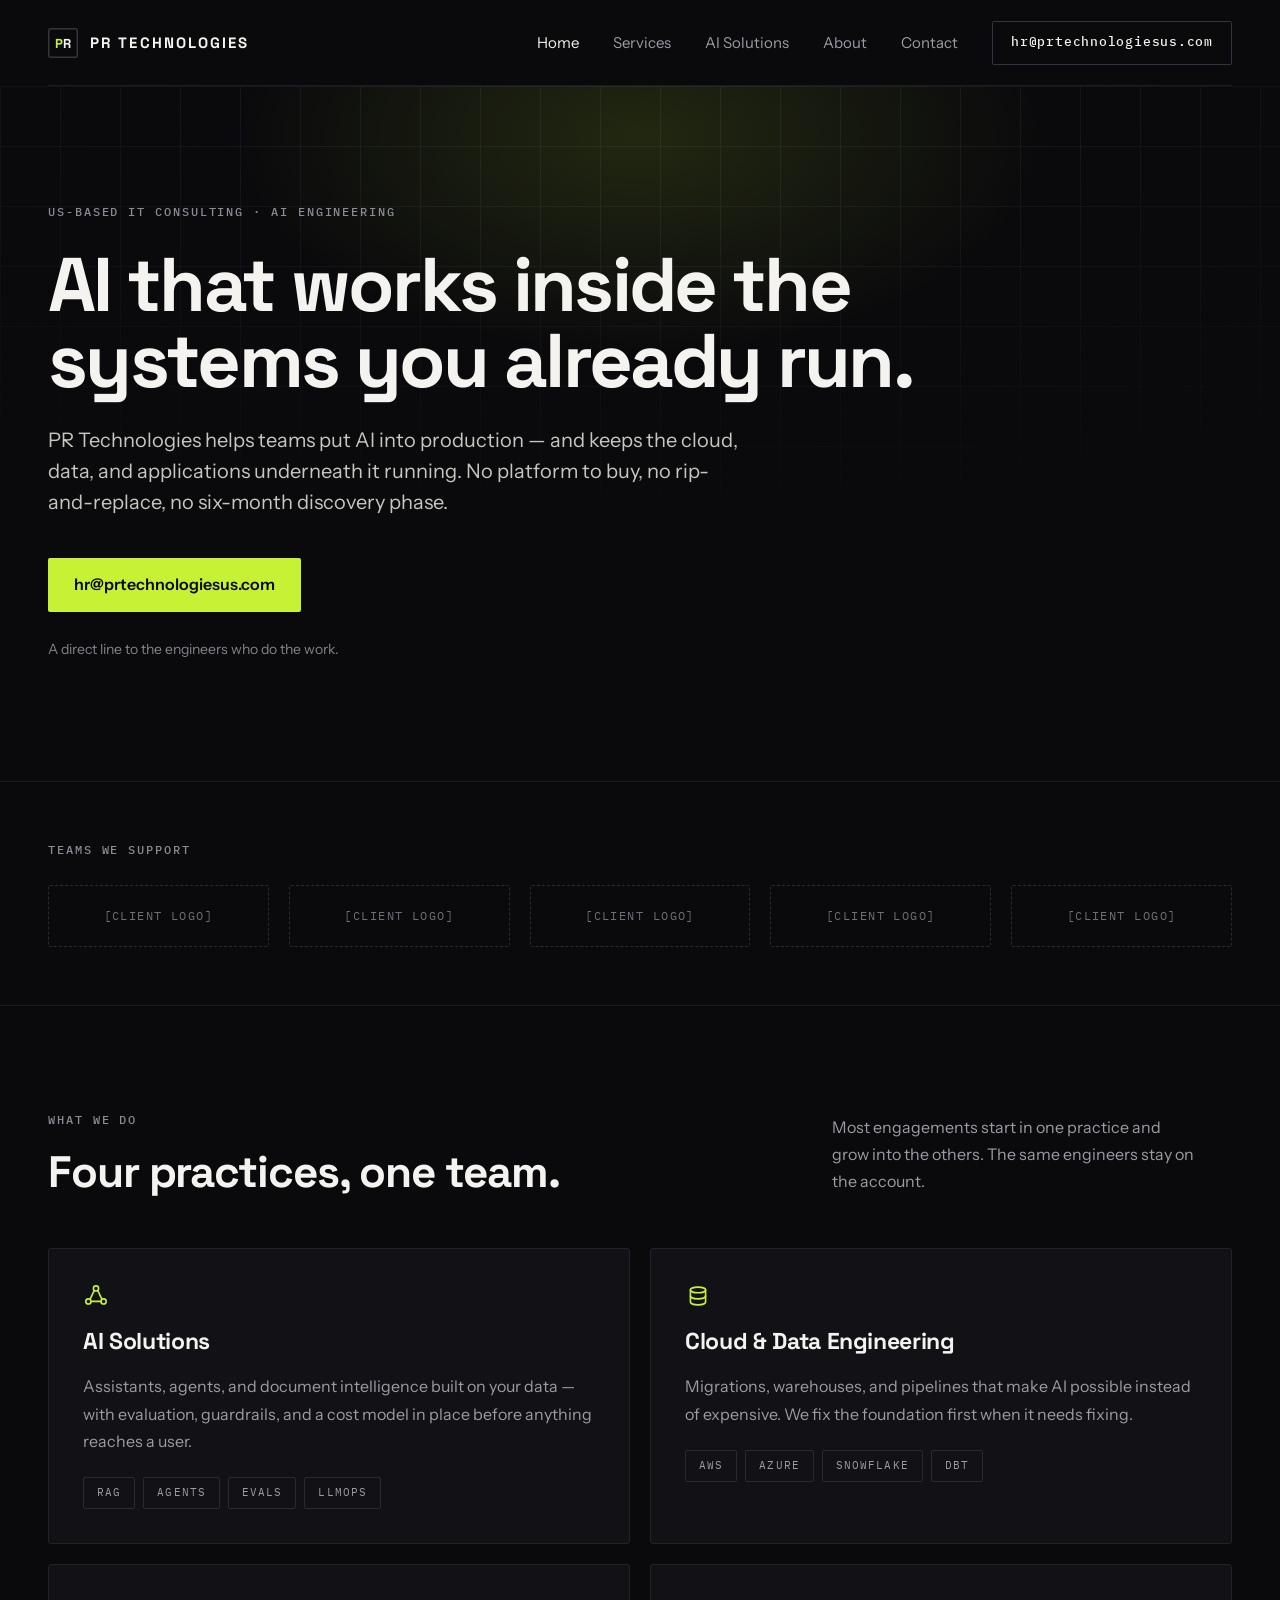
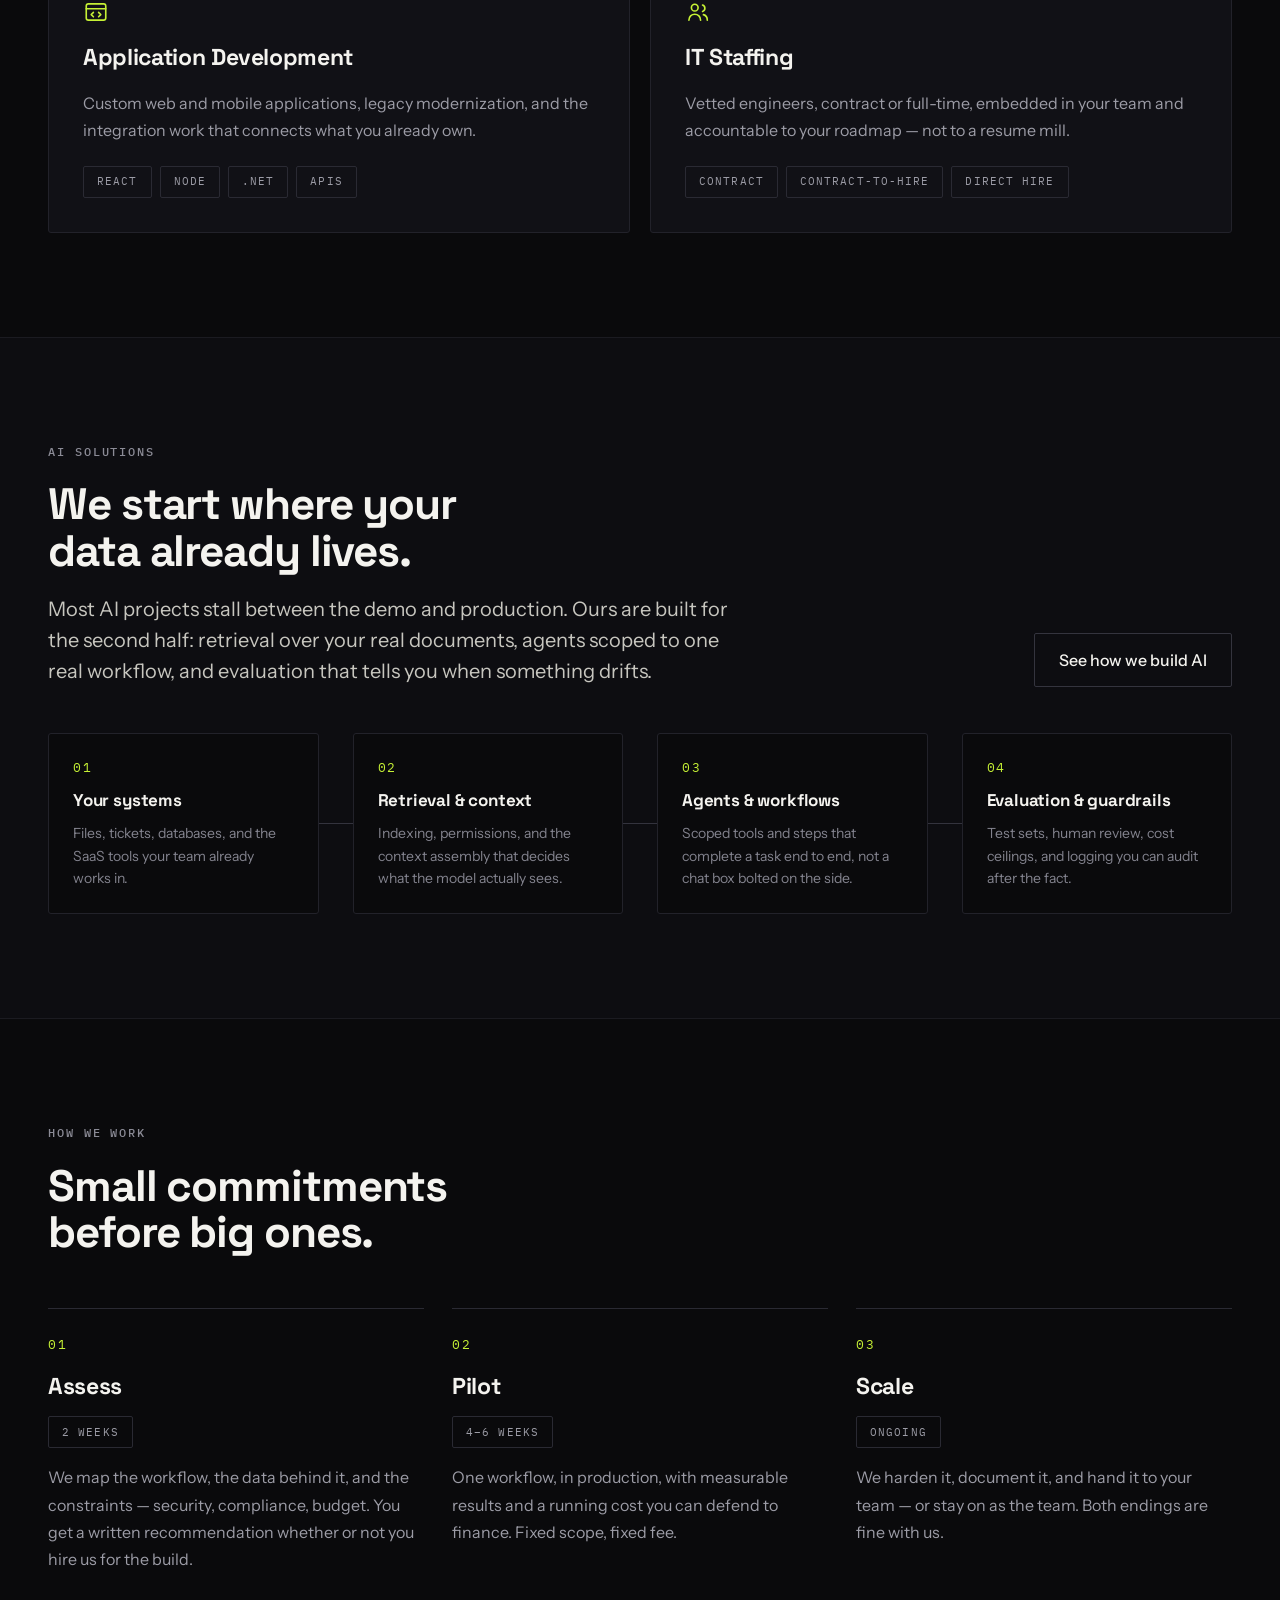
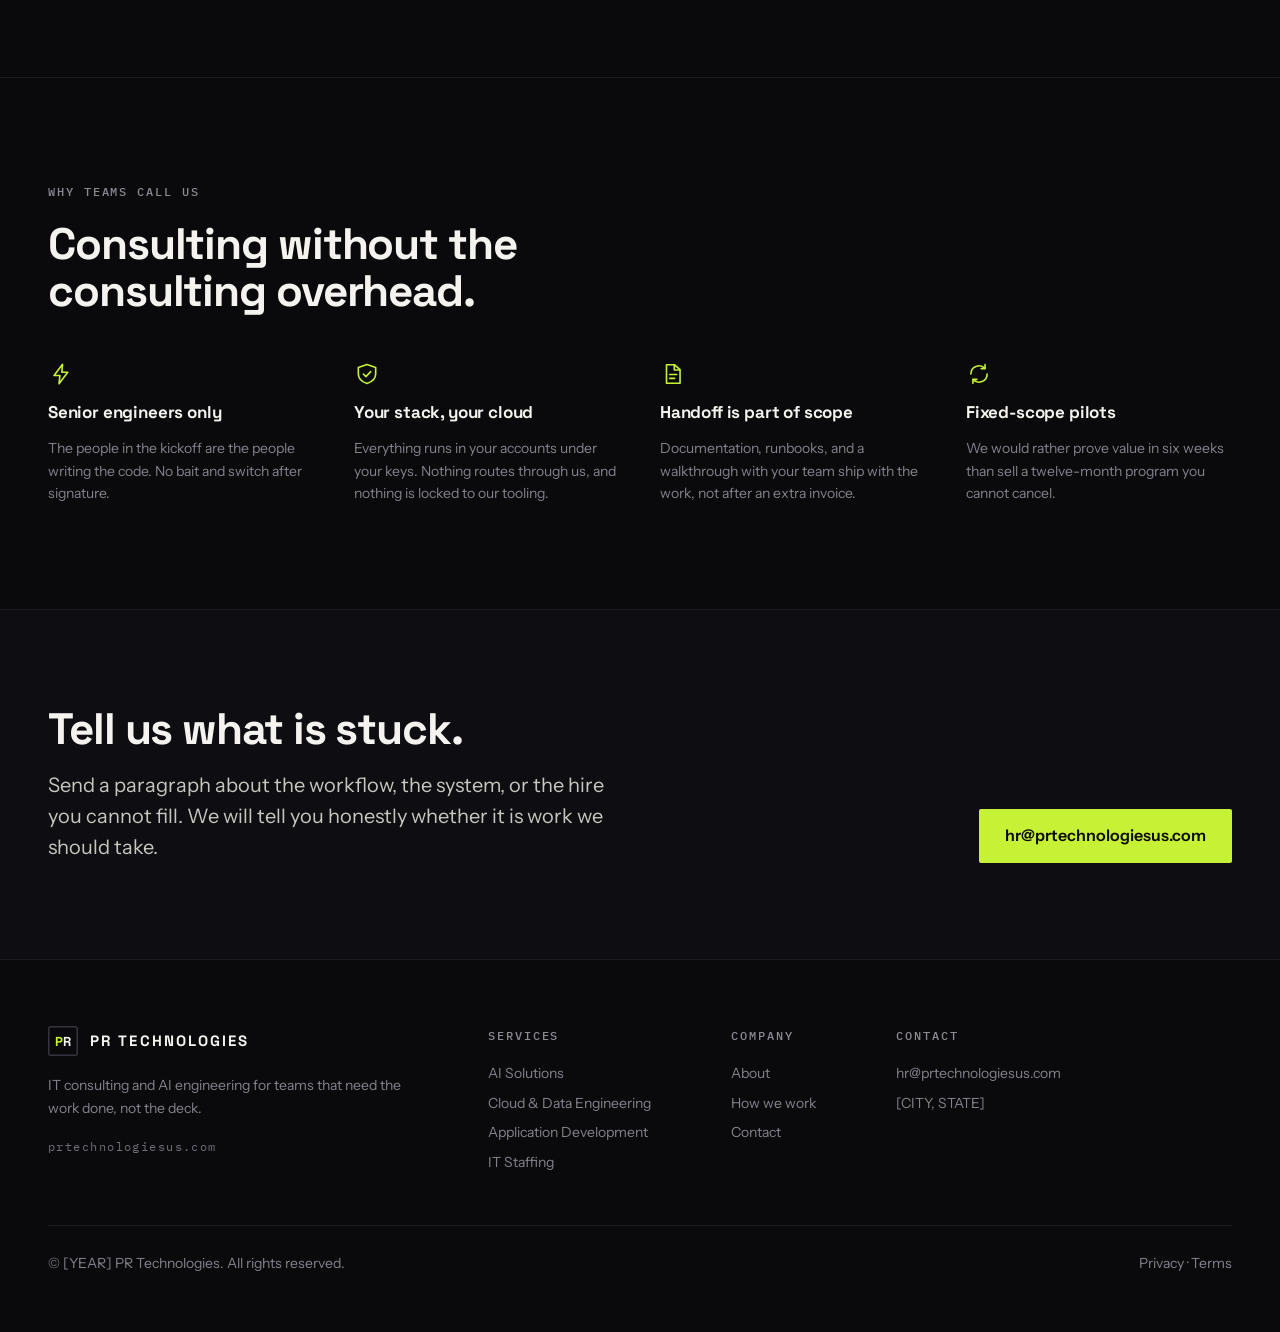
<file: index.html>
<!doctype html>
<html lang="en">
<head>
  <meta charset="utf-8">
  <meta name="viewport" content="width=device-width, initial-scale=1">
  <title>PR Technologies — IT consulting and AI engineering</title>
  <meta name="description" content="PR Technologies is a US-based IT consulting firm building production AI, cloud and data platforms, custom applications, and IT staffing for teams that need the work finished.">
  <link rel="icon" href="favicon.svg" type="image/svg+xml">
  <link rel="preconnect" href="https://fonts.googleapis.com">
  <link rel="preconnect" href="https://fonts.gstatic.com" crossorigin>
  <link rel="stylesheet" href="https://fonts.googleapis.com/css2?family=IBM+Plex+Mono:wght@400;500&amp;family=Instrument+Sans:wght@400;500;600&amp;family=Space+Grotesk:wght@500;600;700&amp;display=swap">
  <link rel="stylesheet" href="styles.css">
  <script type="application/ld+json">
{
  "@context": "https://schema.org",
  "@type": "ProfessionalService",
  "name": "PR Technologies",
  "url": "https://prtechnologiesus.com/",
  "email": "hr@prtechnologiesus.com",
  "description": "IT consulting and AI engineering: AI solutions, cloud and data engineering, application development, and IT staffing.",
  "areaServed": "US",
  "address": {
    "@type": "PostalAddress",
    "addressLocality": "[CITY]",
    "addressRegion": "[STATE]",
    "addressCountry": "US"
  }
}
  </script>
</head>
<body>
<div>
  <div class="wrap"><div class="nav">
        <a class="mark" href="index.html"><svg width="30" height="30" viewBox="0 0 30 30" aria-hidden="true"><rect x="0.75" y="0.75" width="28.5" height="28.5" rx="2" fill="none" stroke="#34343E" stroke-width="1.5"></rect><text x="15" y="20" text-anchor="middle" font-family="'Space Grotesk', system-ui, sans-serif" font-weight="700" font-size="13" letter-spacing="0.4"><tspan fill="#C6F135">P</tspan><tspan fill="#F4F3EF">R</tspan></text></svg><span class="wordmark">PR TECHNOLOGIES</span></a>
        <button class="navtoggle" type="button" aria-label="Menu" aria-expanded="false"><span></span><span></span></button>
        <div class="navlinks">
          <a class="navlink on" href="index.html">Home</a>
          <a class="navlink" href="services.html">Services</a>
          <a class="navlink" href="ai-solutions.html">AI Solutions</a>
          <a class="navlink" href="about.html">About</a>
          <a class="navlink" href="contact.html">Contact</a>
          <a class="btn-ghost mono" style="height: 44px; font-size: 13px; letter-spacing: 0.06em; padding: 0 18px" href="mailto:hr@prtechnologiesus.com">hr@prtechnologiesus.com</a>
        </div>
      </div></div>
  
  <div class="hero">
    <div class="hero-grid"></div>
    <div class="hero-glow"></div>
    <div class="wrap hero-inner">
      <div class="stack" style="gap: 26px; max-width: 960px">
        <div class="eyebrow">US-based IT consulting &middot; AI engineering</div>
        <h1 class="d1">AI that works inside the systems you already run.</h1>
        <p class="lead" style="max-width: 700px">PR Technologies helps teams put AI into production &mdash; and keeps the cloud, data, and applications underneath it running. No platform to buy, no rip-and-replace, no six-month discovery phase.</p>
        
        <div class="row" style="gap: 14px; padding-top: 14px">
          <a class="btn" href="mailto:hr@prtechnologiesus.com">hr@prtechnologiesus.com</a>
        </div><p class="small">A direct line to the engineers who do the work.</p>
      </div>
    </div>
  </div>

  <div class="sec" style="padding: 58px 0">
    <div class="wrap">
      <div class="stack" style="gap: 26px">
        <div class="eyebrow">Teams we support</div>
        <div class="g5">
          <div class="logobox"><span class="ph">[CLIENT LOGO]</span></div><div class="logobox"><span class="ph">[CLIENT LOGO]</span></div><div class="logobox"><span class="ph">[CLIENT LOGO]</span></div><div class="logobox"><span class="ph">[CLIENT LOGO]</span></div><div class="logobox"><span class="ph">[CLIENT LOGO]</span></div>
        </div>
      </div>
    </div>
  </div>

  <div class="sec">
    <div class="wrap">
      <div class="stack" style="gap: 52px">
        <div class="cols" style="justify-content: space-between; align-items: flex-end; gap: 60px">
          <div class="stack" style="gap: 20px; max-width: 620px">
            <div class="eyebrow">What we do</div>
            <h2 class="h2">Four practices, one team.</h2>
          </div>
          <p class="p" style="max-width: 400px">Most engagements start in one practice and grow into the others. The same engineers stay on the account.</p>
        </div>
        <div class="g2">
          
        <div class="card">
          <div class="stack" style="gap: 18px">
            <svg class="icon" viewBox="0 0 24 24" aria-hidden="true"><circle cx="12" cy="5" r="2.4" fill="none" stroke="currentColor" stroke-width="1.5" stroke-linecap="round" stroke-linejoin="round"></circle><circle cx="5" cy="17" r="2.4" fill="none" stroke="currentColor" stroke-width="1.5" stroke-linecap="round" stroke-linejoin="round"></circle><circle cx="19" cy="17" r="2.4" fill="none" stroke="currentColor" stroke-width="1.5" stroke-linecap="round" stroke-linejoin="round"></circle><path d="M10.4 6.9 6.6 14.8M13.6 6.9l3.8 7.9M7.4 17h9.2" fill="none" stroke="currentColor" stroke-width="1.5" stroke-linecap="round" stroke-linejoin="round"></path></svg>
            <h3 class="h3">AI Solutions</h3>
            <p class="p">Assistants, agents, and document intelligence built on your data &mdash; with evaluation, guardrails, and a cost model in place before anything reaches a user.</p>
            <div class="row" style="gap: 8px; flex-wrap: wrap; padding-top: 4px">
              <span class="chip">RAG</span><span class="chip">Agents</span><span class="chip">Evals</span><span class="chip">LLMOps</span>
            </div>
          </div>
        </div>
          
        <div class="card">
          <div class="stack" style="gap: 18px">
            <svg class="icon" viewBox="0 0 24 24" aria-hidden="true"><ellipse cx="12" cy="6.4" rx="7" ry="2.6" fill="none" stroke="currentColor" stroke-width="1.5" stroke-linecap="round" stroke-linejoin="round"></ellipse><path d="M5 6.4v11.2c0 1.44 3.13 2.6 7 2.6s7-1.16 7-2.6V6.4" fill="none" stroke="currentColor" stroke-width="1.5" stroke-linecap="round" stroke-linejoin="round"></path><path d="M5 12c0 1.44 3.13 2.6 7 2.6s7-1.16 7-2.6" fill="none" stroke="currentColor" stroke-width="1.5" stroke-linecap="round" stroke-linejoin="round"></path></svg>
            <h3 class="h3">Cloud &amp; Data Engineering</h3>
            <p class="p">Migrations, warehouses, and pipelines that make AI possible instead of expensive. We fix the foundation first when it needs fixing.</p>
            <div class="row" style="gap: 8px; flex-wrap: wrap; padding-top: 4px">
              <span class="chip">AWS</span><span class="chip">Azure</span><span class="chip">Snowflake</span><span class="chip">dbt</span>
            </div>
          </div>
        </div>
          
        <div class="card">
          <div class="stack" style="gap: 18px">
            <svg class="icon" viewBox="0 0 24 24" aria-hidden="true"><rect x="3" y="4.5" width="18" height="15" rx="2" fill="none" stroke="currentColor" stroke-width="1.5" stroke-linecap="round" stroke-linejoin="round"></rect><path d="M3 9h18" fill="none" stroke="currentColor" stroke-width="1.5" stroke-linecap="round" stroke-linejoin="round"></path><path d="M9.6 12.4 7.6 14.4l2 2M14.4 12.4l2 2-2 2" fill="none" stroke="currentColor" stroke-width="1.5" stroke-linecap="round" stroke-linejoin="round"></path></svg>
            <h3 class="h3">Application Development</h3>
            <p class="p">Custom web and mobile applications, legacy modernization, and the integration work that connects what you already own.</p>
            <div class="row" style="gap: 8px; flex-wrap: wrap; padding-top: 4px">
              <span class="chip">React</span><span class="chip">Node</span><span class="chip">.NET</span><span class="chip">APIs</span>
            </div>
          </div>
        </div>
          
        <div class="card">
          <div class="stack" style="gap: 18px">
            <svg class="icon" viewBox="0 0 24 24" aria-hidden="true"><circle cx="9" cy="8" r="3.1" fill="none" stroke="currentColor" stroke-width="1.5" stroke-linecap="round" stroke-linejoin="round"></circle><path d="M3.6 19.5c0-3.1 2.4-5.4 5.4-5.4s5.4 2.3 5.4 5.4" fill="none" stroke="currentColor" stroke-width="1.5" stroke-linecap="round" stroke-linejoin="round"></path><path d="M16.2 5.6a3.1 3.1 0 0 1 0 5.9M17 14.4c2.1.6 3.6 2.6 3.6 5.1" fill="none" stroke="currentColor" stroke-width="1.5" stroke-linecap="round" stroke-linejoin="round"></path></svg>
            <h3 class="h3">IT Staffing</h3>
            <p class="p">Vetted engineers, contract or full-time, embedded in your team and accountable to your roadmap &mdash; not to a resume mill.</p>
            <div class="row" style="gap: 8px; flex-wrap: wrap; padding-top: 4px">
              <span class="chip">Contract</span><span class="chip">Contract-to-hire</span><span class="chip">Direct hire</span>
            </div>
          </div>
        </div>
        </div>
      </div>
    </div>
  </div>

  <div class="sec" style="background: #0D0D11">
    <div class="wrap">
      <div class="stack" style="gap: 46px">
        <div class="cols" style="justify-content: space-between; align-items: flex-end; gap: 60px">
          <div class="stack" style="gap: 20px; max-width: 700px">
            <div class="eyebrow">AI Solutions</div>
            <h2 class="h2">We start where your data already lives.</h2>
            <p class="lead">Most AI projects stall between the demo and production. Ours are built for the second half: retrieval over your real documents, agents scoped to one real workflow, and evaluation that tells you when something drifts.</p>
          </div>
          <a class="btn-ghost" href="ai-solutions.html">See how we build AI</a>
        </div>
        <div class="cols" style="align-items: stretch">
          
          <div style="flex: 1; border: 1px solid #22222A; border-radius: 3px; padding: 24px; background: #0A0A0C">
            <div class="stack" style="gap: 10px">
              <span class="num">01</span>
              <h4 class="h4">Your systems</h4>
              <p class="small">Files, tickets, databases, and the SaaS tools your team already works in.</p>
            </div>
          </div>
          <div class="conn"><span></span></div>
          
          <div style="flex: 1; border: 1px solid #22222A; border-radius: 3px; padding: 24px; background: #0A0A0C">
            <div class="stack" style="gap: 10px">
              <span class="num">02</span>
              <h4 class="h4">Retrieval &amp; context</h4>
              <p class="small">Indexing, permissions, and the context assembly that decides what the model actually sees.</p>
            </div>
          </div>
          <div class="conn"><span></span></div>
          
          <div style="flex: 1; border: 1px solid #22222A; border-radius: 3px; padding: 24px; background: #0A0A0C">
            <div class="stack" style="gap: 10px">
              <span class="num">03</span>
              <h4 class="h4">Agents &amp; workflows</h4>
              <p class="small">Scoped tools and steps that complete a task end to end, not a chat box bolted on the side.</p>
            </div>
          </div>
          <div class="conn"><span></span></div>
          
          <div style="flex: 1; border: 1px solid #22222A; border-radius: 3px; padding: 24px; background: #0A0A0C">
            <div class="stack" style="gap: 10px">
              <span class="num">04</span>
              <h4 class="h4">Evaluation &amp; guardrails</h4>
              <p class="small">Test sets, human review, cost ceilings, and logging you can audit after the fact.</p>
            </div>
          </div>
        </div>
      </div>
    </div>
  </div>

  <div class="sec">
    <div class="wrap">
      <div class="stack" style="gap: 52px">
        <div class="stack" style="gap: 20px; max-width: 720px">
          <div class="eyebrow">How we work</div>
          <h2 class="h2">Small commitments before big ones.</h2>
        </div>
        <div class="cols" style="gap: 28px; align-items: stretch">
          
        <div class="stack" style="gap: 16px; flex: 1; border-top: 1px solid #2A2A33; padding-top: 26px">
          <span class="num">01</span>
          <h3 class="h3">Assess</h3>
          <span class="chip">2 weeks</span>
          <p class="p">We map the workflow, the data behind it, and the constraints &mdash; security, compliance, budget. You get a written recommendation whether or not you hire us for the build.</p>
        </div>
          
        <div class="stack" style="gap: 16px; flex: 1; border-top: 1px solid #2A2A33; padding-top: 26px">
          <span class="num">02</span>
          <h3 class="h3">Pilot</h3>
          <span class="chip">4&ndash;6 weeks</span>
          <p class="p">One workflow, in production, with measurable results and a running cost you can defend to finance. Fixed scope, fixed fee.</p>
        </div>
          
        <div class="stack" style="gap: 16px; flex: 1; border-top: 1px solid #2A2A33; padding-top: 26px">
          <span class="num">03</span>
          <h3 class="h3">Scale</h3>
          <span class="chip">Ongoing</span>
          <p class="p">We harden it, document it, and hand it to your team &mdash; or stay on as the team. Both endings are fine with us.</p>
        </div>
        </div>
      </div>
    </div>
  </div>

  <div class="sec">
    <div class="wrap">
      <div class="stack" style="gap: 46px">
        <div class="stack" style="gap: 20px; max-width: 720px">
          <div class="eyebrow">Why teams call us</div>
          <h2 class="h2">Consulting without the consulting overhead.</h2>
        </div>
        <div class="cols" style="gap: 40px; align-items: flex-start">
          
        <div class="stack" style="gap: 14px; flex: 1">
          <svg class="icon" viewBox="0 0 24 24" aria-hidden="true"><path d="M13.4 3 5.6 13.4h5.4L10.2 21l8-10.6h-5.4z" fill="none" stroke="currentColor" stroke-width="1.5" stroke-linecap="round" stroke-linejoin="round"></path></svg>
          <h4 class="h4">Senior engineers only</h4>
          <p class="small">The people in the kickoff are the people writing the code. No bait and switch after signature.</p>
        </div>
          
        <div class="stack" style="gap: 14px; flex: 1">
          <svg class="icon" viewBox="0 0 24 24" aria-hidden="true"><path d="M12 3.2 20 6v6.1c0 4.2-3.2 7.2-8 8.7-4.8-1.5-8-4.5-8-8.7V6z" fill="none" stroke="currentColor" stroke-width="1.5" stroke-linecap="round" stroke-linejoin="round"></path><path d="m8.6 12 2.4 2.4 4.4-4.6" fill="none" stroke="currentColor" stroke-width="1.5" stroke-linecap="round" stroke-linejoin="round"></path></svg>
          <h4 class="h4">Your stack, your cloud</h4>
          <p class="small">Everything runs in your accounts under your keys. Nothing routes through us, and nothing is locked to our tooling.</p>
        </div>
          
        <div class="stack" style="gap: 14px; flex: 1">
          <svg class="icon" viewBox="0 0 24 24" aria-hidden="true"><path d="M6 3.5h7.5L18.5 8v12.5H6z" fill="none" stroke="currentColor" stroke-width="1.5" stroke-linecap="round" stroke-linejoin="round"></path><path d="M13.2 3.6V8.3h4.9M9 12.5h6.5M9 16h4.5" fill="none" stroke="currentColor" stroke-width="1.5" stroke-linecap="round" stroke-linejoin="round"></path></svg>
          <h4 class="h4">Handoff is part of scope</h4>
          <p class="small">Documentation, runbooks, and a walkthrough with your team ship with the work, not after an extra invoice.</p>
        </div>
          
        <div class="stack" style="gap: 14px; flex: 1">
          <svg class="icon" viewBox="0 0 24 24" aria-hidden="true"><path d="M4.5 12a7.5 7.5 0 0 1 12.9-5.2M19.5 12a7.5 7.5 0 0 1-12.9 5.2" fill="none" stroke="currentColor" stroke-width="1.5" stroke-linecap="round" stroke-linejoin="round"></path><path d="M17.6 3.4v3.6H14M6.4 20.6V17H10" fill="none" stroke="currentColor" stroke-width="1.5" stroke-linecap="round" stroke-linejoin="round"></path></svg>
          <h4 class="h4">Fixed-scope pilots</h4>
          <p class="small">We would rather prove value in six weeks than sell a twelve-month program you cannot cancel.</p>
        </div>
        </div>
      </div>
    </div>
  </div>

  <div class="cta"><div class="wrap">
      <div class="cols" style="justify-content: space-between; align-items: flex-end; gap: 60px">
        <div class="stack" style="gap: 18px; max-width: 620px">
          <h2 class="h2">Tell us what is stuck.</h2>
          <p class="lead">Send a paragraph about the workflow, the system, or the hire you cannot fill. We will tell you honestly whether it is work we should take.</p>
        </div>
        <div class="stack" style="gap: 14px">
          <a class="btn" href="mailto:hr@prtechnologiesus.com">hr@prtechnologiesus.com</a>
        </div>
      </div>
    </div></div>
  <div class="foot"><div class="wrap">
      <div class="cols" style="gap: 80px; align-items: flex-start">
        <div class="stack side" style="gap: 18px">
          <div class="mark"><svg width="30" height="30" viewBox="0 0 30 30" aria-hidden="true"><rect x="0.75" y="0.75" width="28.5" height="28.5" rx="2" fill="none" stroke="#34343E" stroke-width="1.5"></rect><text x="15" y="20" text-anchor="middle" font-family="'Space Grotesk', system-ui, sans-serif" font-weight="700" font-size="13" letter-spacing="0.4"><tspan fill="#C6F135">P</tspan><tspan fill="#F4F3EF">R</tspan></text></svg><span class="wordmark">PR TECHNOLOGIES</span></div>
          <p class="small">IT consulting and AI engineering for teams that need the work done, not the deck.</p>
          <p class="ph">prtechnologiesus.com</p>
        </div>
        <div class="stack" style="gap: 14px">
          <div class="eyebrow">Services</div>
          <div><a class="footlink" href="ai-solutions.html">AI Solutions</a><a class="footlink" href="services.html">Cloud &amp; Data Engineering</a><a class="footlink" href="services.html">Application Development</a><a class="footlink" href="services.html">IT Staffing</a></div>
        </div>
        <div class="stack" style="gap: 14px">
          <div class="eyebrow">Company</div>
          <div><a class="footlink" href="about.html">About</a><a class="footlink" href="about.html">How we work</a><a class="footlink" href="contact.html">Contact</a></div>
        </div>
        <div class="stack" style="gap: 14px">
          <div class="eyebrow">Contact</div>
          <div>
            <a class="footlink" href="mailto:hr@prtechnologiesus.com">hr@prtechnologiesus.com</a>
            <span class="footlink">[CITY, STATE]</span>
          </div>
        </div>
      </div>
      <div style="height: 1px; background: #1B1B21; margin: 48px 0 26px"></div>
      <div class="cols" style="justify-content: space-between; gap: 12px">
        <span class="small">&copy; [YEAR] PR Technologies. All rights reserved.</span>
        <span class="small">Privacy &middot; Terms</span>
      </div>
    </div></div>
</div>
<script src="site.js"></script>
</body>
</html>
</file>
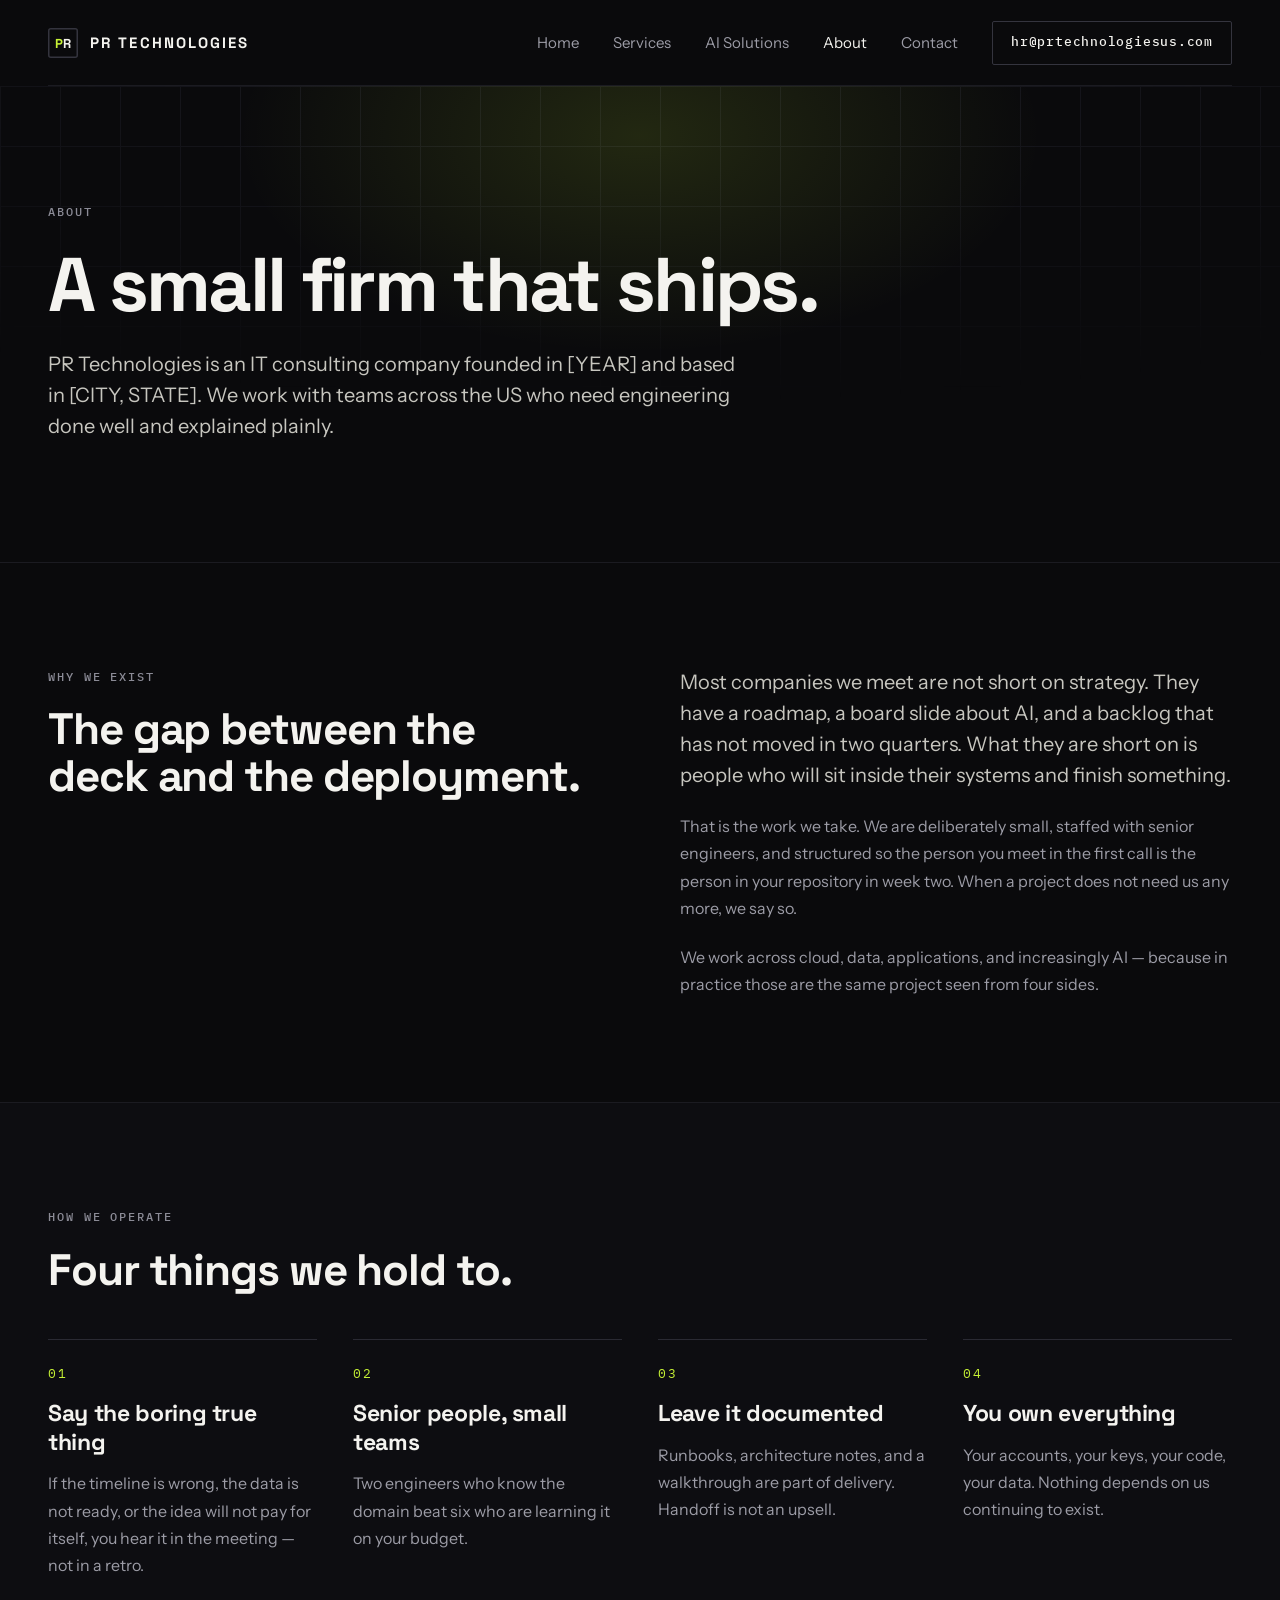
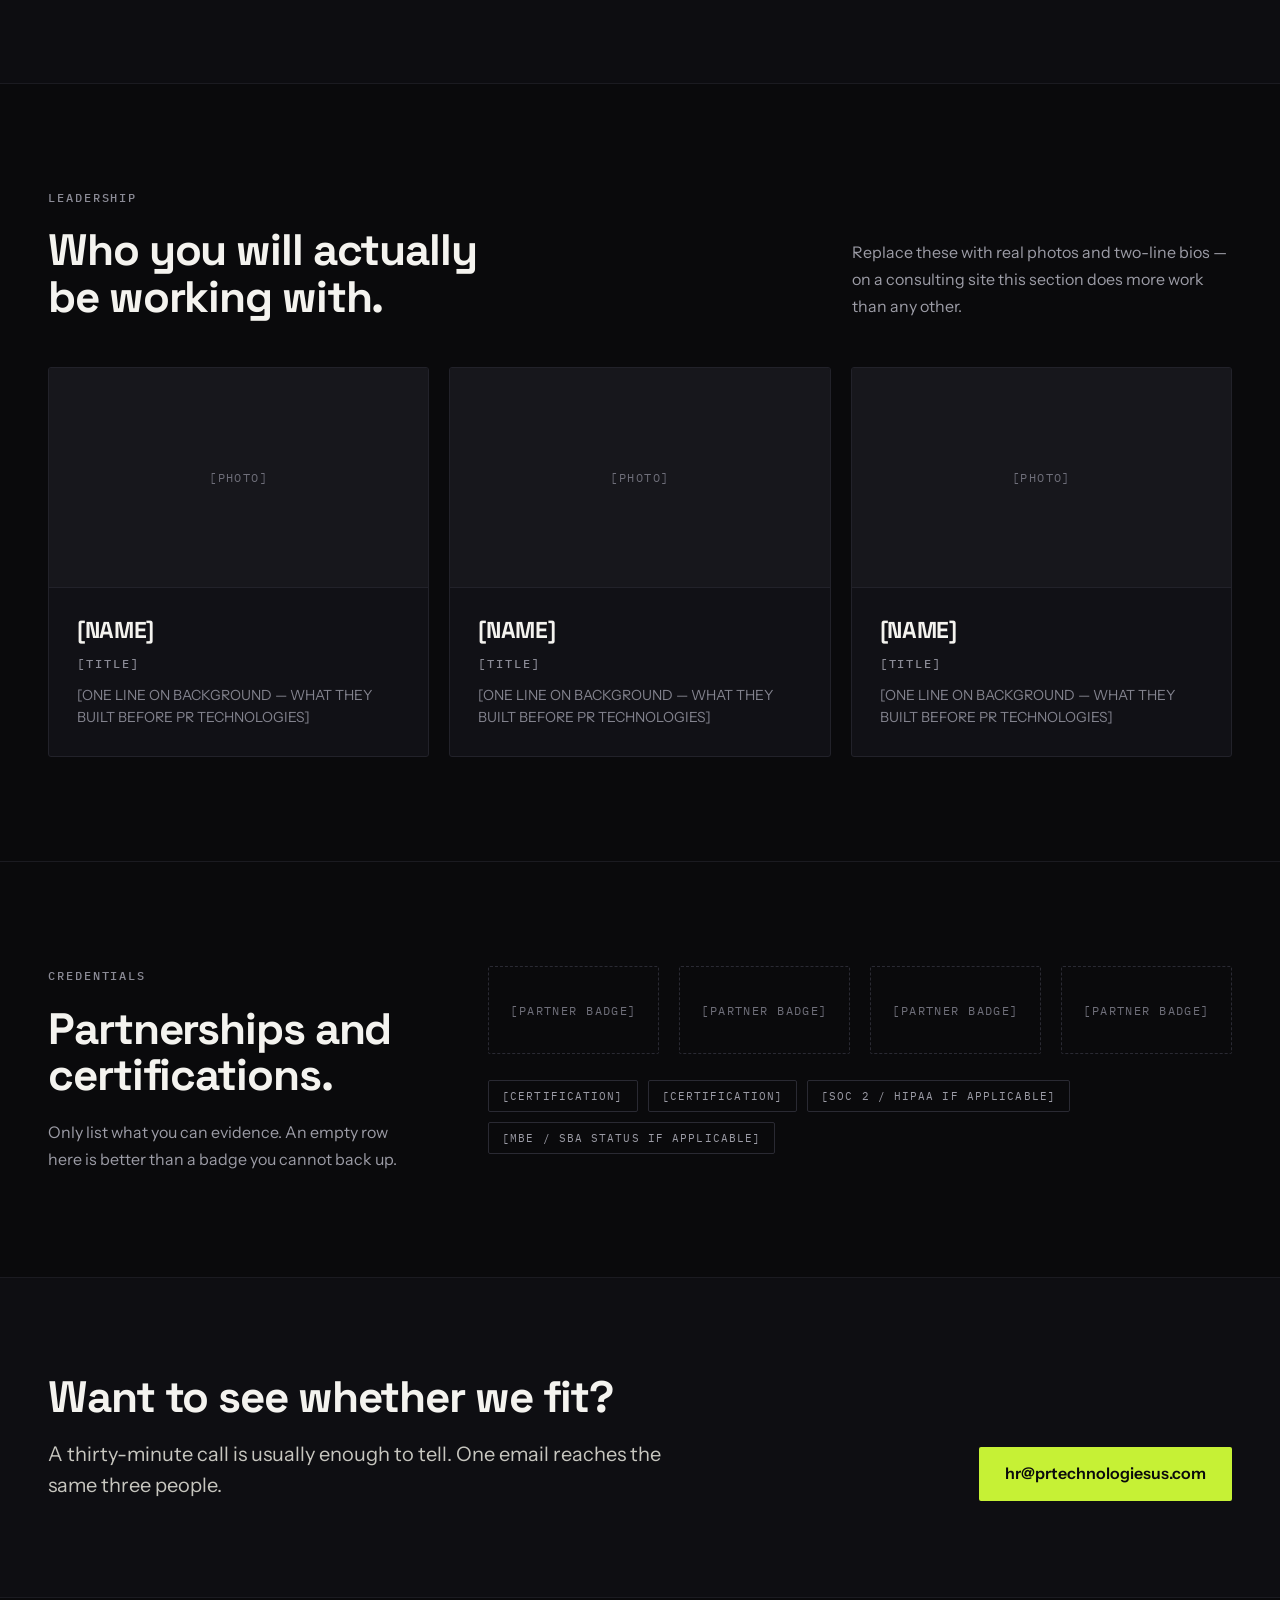
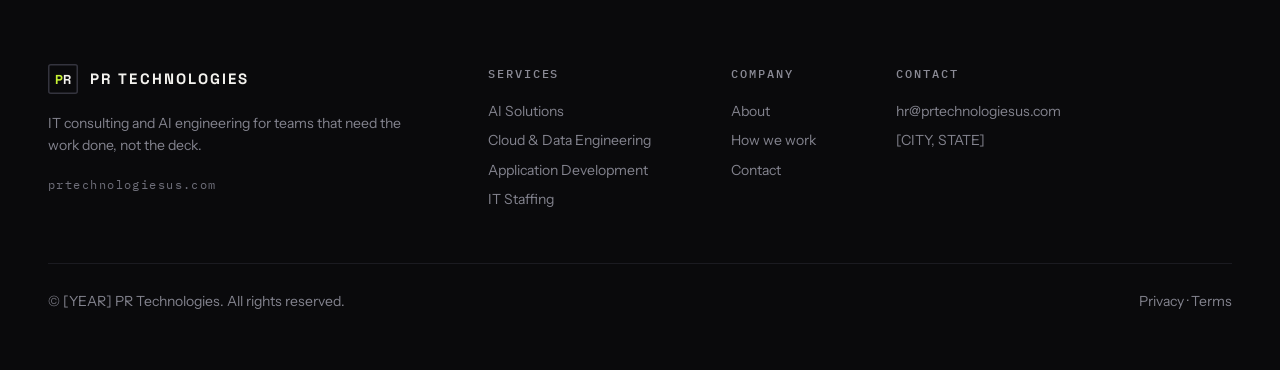
<file: about.html>
<!doctype html>
<html lang="en">
<head>
  <meta charset="utf-8">
  <meta name="viewport" content="width=device-width, initial-scale=1">
  <title>About — PR Technologies</title>
  <meta name="description" content="A small IT consulting firm staffed with senior engineers. How we work, what we hold to, and who you will actually be working with.">
  <link rel="icon" href="favicon.svg" type="image/svg+xml">
  <link rel="preconnect" href="https://fonts.googleapis.com">
  <link rel="preconnect" href="https://fonts.gstatic.com" crossorigin>
  <link rel="stylesheet" href="https://fonts.googleapis.com/css2?family=IBM+Plex+Mono:wght@400;500&amp;family=Instrument+Sans:wght@400;500;600&amp;family=Space+Grotesk:wght@500;600;700&amp;display=swap">
  <link rel="stylesheet" href="styles.css">
</head>
<body>
<div>
  <div class="wrap"><div class="nav">
        <a class="mark" href="index.html"><svg width="30" height="30" viewBox="0 0 30 30" aria-hidden="true"><rect x="0.75" y="0.75" width="28.5" height="28.5" rx="2" fill="none" stroke="#34343E" stroke-width="1.5"></rect><text x="15" y="20" text-anchor="middle" font-family="'Space Grotesk', system-ui, sans-serif" font-weight="700" font-size="13" letter-spacing="0.4"><tspan fill="#C6F135">P</tspan><tspan fill="#F4F3EF">R</tspan></text></svg><span class="wordmark">PR TECHNOLOGIES</span></a>
        <button class="navtoggle" type="button" aria-label="Menu" aria-expanded="false"><span></span><span></span></button>
        <div class="navlinks">
          <a class="navlink" href="index.html">Home</a>
          <a class="navlink" href="services.html">Services</a>
          <a class="navlink" href="ai-solutions.html">AI Solutions</a>
          <a class="navlink on" href="about.html">About</a>
          <a class="navlink" href="contact.html">Contact</a>
          <a class="btn-ghost mono" style="height: 44px; font-size: 13px; letter-spacing: 0.06em; padding: 0 18px" href="mailto:hr@prtechnologiesus.com">hr@prtechnologiesus.com</a>
        </div>
      </div></div>
  <div class="hero">
    <div class="hero-grid"></div>
    <div class="hero-glow"></div>
    <div class="wrap hero-inner">
      <div class="stack" style="gap: 26px; max-width: 900px">
        <div class="eyebrow">About</div>
        <h1 class="d1">A small firm that ships.</h1>
        <p class="lead" style="max-width: 700px">PR Technologies is an IT consulting company founded in [YEAR] and based in [CITY, STATE]. We work with teams across the US who need engineering done well and explained plainly.</p>
      </div>
    </div>
  </div>

  <div class="sec">
    <div class="wrap">
      <div class="cols" style="gap: 80px; align-items: flex-start">
        <div class="stack" style="gap: 20px; flex: 1">
          <div class="eyebrow">Why we exist</div>
          <h2 class="h2">The gap between the deck and the deployment.</h2>
        </div>
        <div class="stack" style="gap: 22px; flex: 1">
          <p class="lead">Most companies we meet are not short on strategy. They have a roadmap, a board slide about AI, and a backlog that has not moved in two quarters. What they are short on is people who will sit inside their systems and finish something.</p>
          <p class="p">That is the work we take. We are deliberately small, staffed with senior engineers, and structured so the person you meet in the first call is the person in your repository in week two. When a project does not need us any more, we say so.</p>
          <p class="p">We work across cloud, data, applications, and increasingly AI &mdash; because in practice those are the same project seen from four sides.</p>
        </div>
      </div>
    </div>
  </div>

  <div class="sec" style="background: #0D0D11">
    <div class="wrap">
      <div class="stack" style="gap: 46px">
        <div class="stack" style="gap: 20px; max-width: 700px">
          <div class="eyebrow">How we operate</div>
          <h2 class="h2">Four things we hold to.</h2>
        </div>
        <div class="cols" style="gap: 36px; align-items: flex-start">
          
        <div class="stack" style="gap: 14px; flex: 1; border-top: 1px solid #2A2A33; padding-top: 24px">
          <span class="num">01</span>
          <h3 class="h3">Say the boring true thing</h3>
          <p class="p">If the timeline is wrong, the data is not ready, or the idea will not pay for itself, you hear it in the meeting &mdash; not in a retro.</p>
        </div>
          
        <div class="stack" style="gap: 14px; flex: 1; border-top: 1px solid #2A2A33; padding-top: 24px">
          <span class="num">02</span>
          <h3 class="h3">Senior people, small teams</h3>
          <p class="p">Two engineers who know the domain beat six who are learning it on your budget.</p>
        </div>
          
        <div class="stack" style="gap: 14px; flex: 1; border-top: 1px solid #2A2A33; padding-top: 24px">
          <span class="num">03</span>
          <h3 class="h3">Leave it documented</h3>
          <p class="p">Runbooks, architecture notes, and a walkthrough are part of delivery. Handoff is not an upsell.</p>
        </div>
          
        <div class="stack" style="gap: 14px; flex: 1; border-top: 1px solid #2A2A33; padding-top: 24px">
          <span class="num">04</span>
          <h3 class="h3">You own everything</h3>
          <p class="p">Your accounts, your keys, your code, your data. Nothing depends on us continuing to exist.</p>
        </div>
        </div>
      </div>
    </div>
  </div>

  <div class="sec">
    <div class="wrap">
      <div class="stack" style="gap: 46px">
        <div class="cols" style="justify-content: space-between; align-items: flex-end; gap: 60px">
          <div class="stack" style="gap: 20px; max-width: 620px">
            <div class="eyebrow">Leadership</div>
            <h2 class="h2">Who you will actually be working with.</h2>
          </div>
          <p class="p" style="max-width: 380px">Replace these with real photos and two-line bios &mdash; on a consulting site this section does more work than any other.</p>
        </div>
        <div class="cols" style="gap: 20px; align-items: stretch">
          
        <div class="card" style="flex: 1; padding: 0; overflow: hidden">
          <div style="height: 220px; background: #17171C; border-bottom: 1px solid #22222A; display: flex; align-items: center; justify-content: center">
            <span class="ph">[PHOTO]</span>
          </div>
          <div class="stack" style="gap: 10px; padding: 28px">
            <h3 class="h3">[NAME]</h3>
            <span class="eyebrow">[TITLE]</span>
            <p class="small">[ONE LINE ON BACKGROUND &mdash; WHAT THEY BUILT BEFORE PR TECHNOLOGIES]</p>
          </div>
        </div>
        <div class="card" style="flex: 1; padding: 0; overflow: hidden">
          <div style="height: 220px; background: #17171C; border-bottom: 1px solid #22222A; display: flex; align-items: center; justify-content: center">
            <span class="ph">[PHOTO]</span>
          </div>
          <div class="stack" style="gap: 10px; padding: 28px">
            <h3 class="h3">[NAME]</h3>
            <span class="eyebrow">[TITLE]</span>
            <p class="small">[ONE LINE ON BACKGROUND &mdash; WHAT THEY BUILT BEFORE PR TECHNOLOGIES]</p>
          </div>
        </div>
        <div class="card" style="flex: 1; padding: 0; overflow: hidden">
          <div style="height: 220px; background: #17171C; border-bottom: 1px solid #22222A; display: flex; align-items: center; justify-content: center">
            <span class="ph">[PHOTO]</span>
          </div>
          <div class="stack" style="gap: 10px; padding: 28px">
            <h3 class="h3">[NAME]</h3>
            <span class="eyebrow">[TITLE]</span>
            <p class="small">[ONE LINE ON BACKGROUND &mdash; WHAT THEY BUILT BEFORE PR TECHNOLOGIES]</p>
          </div>
        </div>
        </div>
      </div>
    </div>
  </div>

  <div class="sec">
    <div class="wrap">
      <div class="cols" style="gap: 80px; align-items: flex-start">
        <div class="stack side" style="gap: 20px">
          <div class="eyebrow">Credentials</div>
          <h2 class="h2">Partnerships and certifications.</h2>
          <p class="p">Only list what you can evidence. An empty row here is better than a badge you cannot back up.</p>
        </div>
        <div class="stack" style="gap: 26px; flex: 1">
          <div class="g4">
            <div class="logobox" style="height: 88px"><span class="ph">[PARTNER BADGE]</span></div><div class="logobox" style="height: 88px"><span class="ph">[PARTNER BADGE]</span></div><div class="logobox" style="height: 88px"><span class="ph">[PARTNER BADGE]</span></div><div class="logobox" style="height: 88px"><span class="ph">[PARTNER BADGE]</span></div>
          </div>
          <div class="row" style="gap: 10px; flex-wrap: wrap">
            <span class="chip">[CERTIFICATION]</span><span class="chip">[CERTIFICATION]</span><span class="chip">[SOC 2 / HIPAA IF APPLICABLE]</span><span class="chip">[MBE / SBA STATUS IF APPLICABLE]</span>
          </div>
        </div>
      </div>
    </div>
  </div>

  <div class="cta"><div class="wrap">
      <div class="cols" style="justify-content: space-between; align-items: flex-end; gap: 60px">
        <div class="stack" style="gap: 18px; max-width: 620px">
          <h2 class="h2">Want to see whether we fit?</h2>
          <p class="lead">A thirty-minute call is usually enough to tell. One email reaches the same three people.</p>
        </div>
        <div class="stack" style="gap: 14px">
          <a class="btn" href="mailto:hr@prtechnologiesus.com">hr@prtechnologiesus.com</a>
        </div>
      </div>
    </div></div>
  <div class="foot"><div class="wrap">
      <div class="cols" style="gap: 80px; align-items: flex-start">
        <div class="stack side" style="gap: 18px">
          <div class="mark"><svg width="30" height="30" viewBox="0 0 30 30" aria-hidden="true"><rect x="0.75" y="0.75" width="28.5" height="28.5" rx="2" fill="none" stroke="#34343E" stroke-width="1.5"></rect><text x="15" y="20" text-anchor="middle" font-family="'Space Grotesk', system-ui, sans-serif" font-weight="700" font-size="13" letter-spacing="0.4"><tspan fill="#C6F135">P</tspan><tspan fill="#F4F3EF">R</tspan></text></svg><span class="wordmark">PR TECHNOLOGIES</span></div>
          <p class="small">IT consulting and AI engineering for teams that need the work done, not the deck.</p>
          <p class="ph">prtechnologiesus.com</p>
        </div>
        <div class="stack" style="gap: 14px">
          <div class="eyebrow">Services</div>
          <div><a class="footlink" href="ai-solutions.html">AI Solutions</a><a class="footlink" href="services.html">Cloud &amp; Data Engineering</a><a class="footlink" href="services.html">Application Development</a><a class="footlink" href="services.html">IT Staffing</a></div>
        </div>
        <div class="stack" style="gap: 14px">
          <div class="eyebrow">Company</div>
          <div><a class="footlink" href="about.html">About</a><a class="footlink" href="about.html">How we work</a><a class="footlink" href="contact.html">Contact</a></div>
        </div>
        <div class="stack" style="gap: 14px">
          <div class="eyebrow">Contact</div>
          <div>
            <a class="footlink" href="mailto:hr@prtechnologiesus.com">hr@prtechnologiesus.com</a>
            <span class="footlink">[CITY, STATE]</span>
          </div>
        </div>
      </div>
      <div style="height: 1px; background: #1B1B21; margin: 48px 0 26px"></div>
      <div class="cols" style="justify-content: space-between; gap: 12px">
        <span class="small">&copy; [YEAR] PR Technologies. All rights reserved.</span>
        <span class="small">Privacy &middot; Terms</span>
      </div>
    </div></div>
</div>
<script src="site.js"></script>
</body>
</html>
</file>
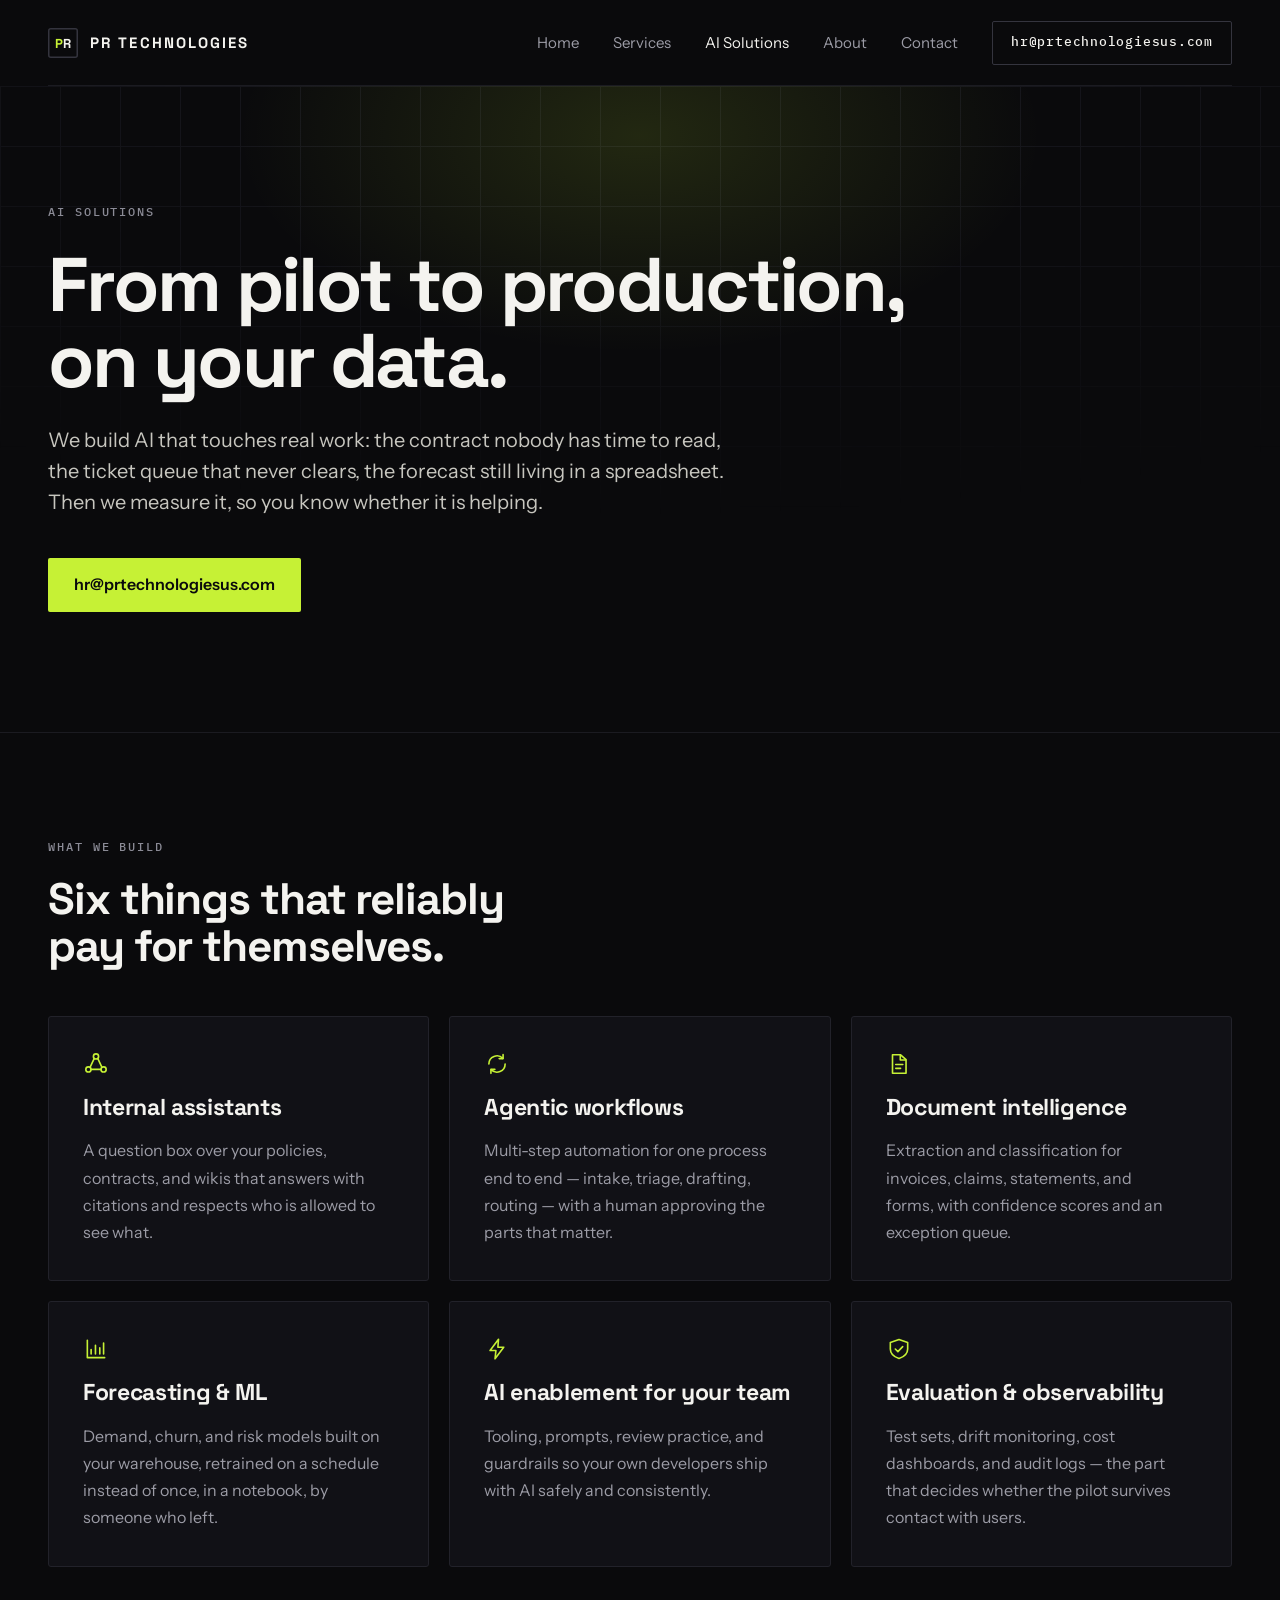
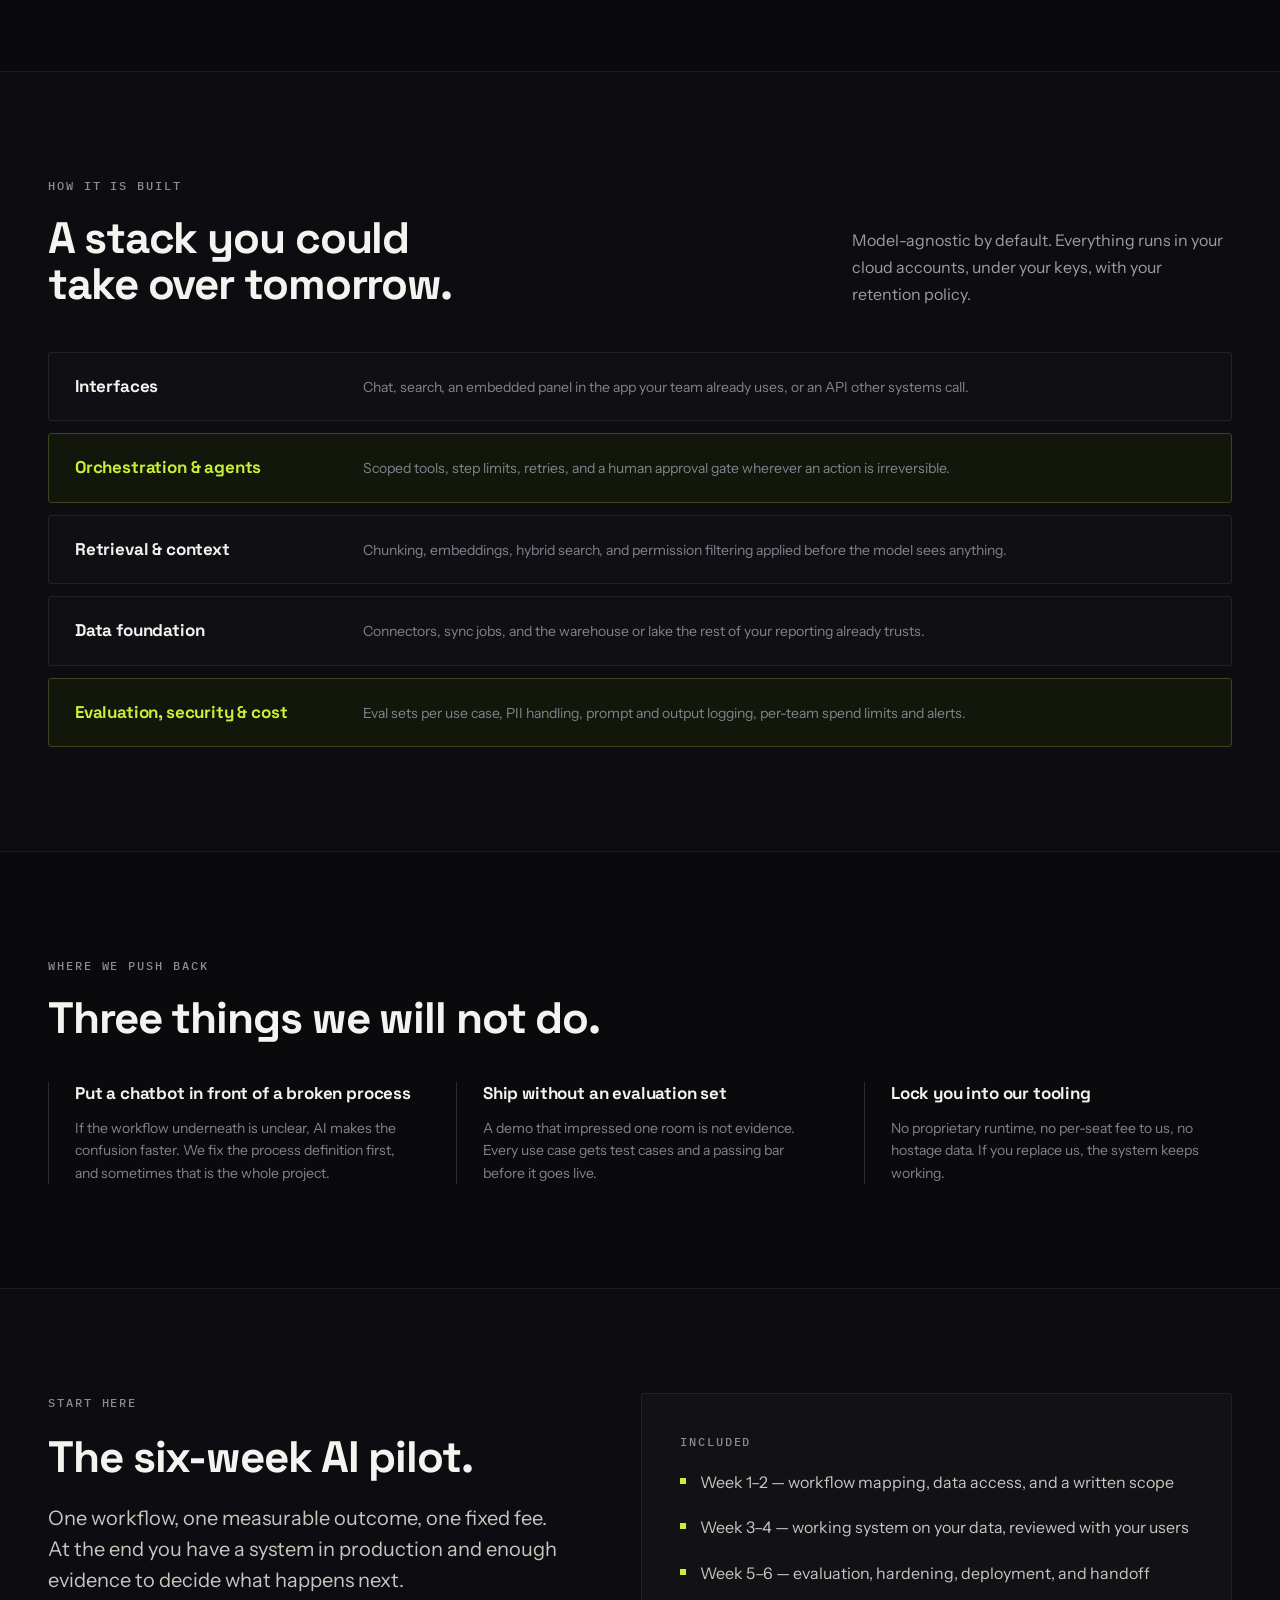
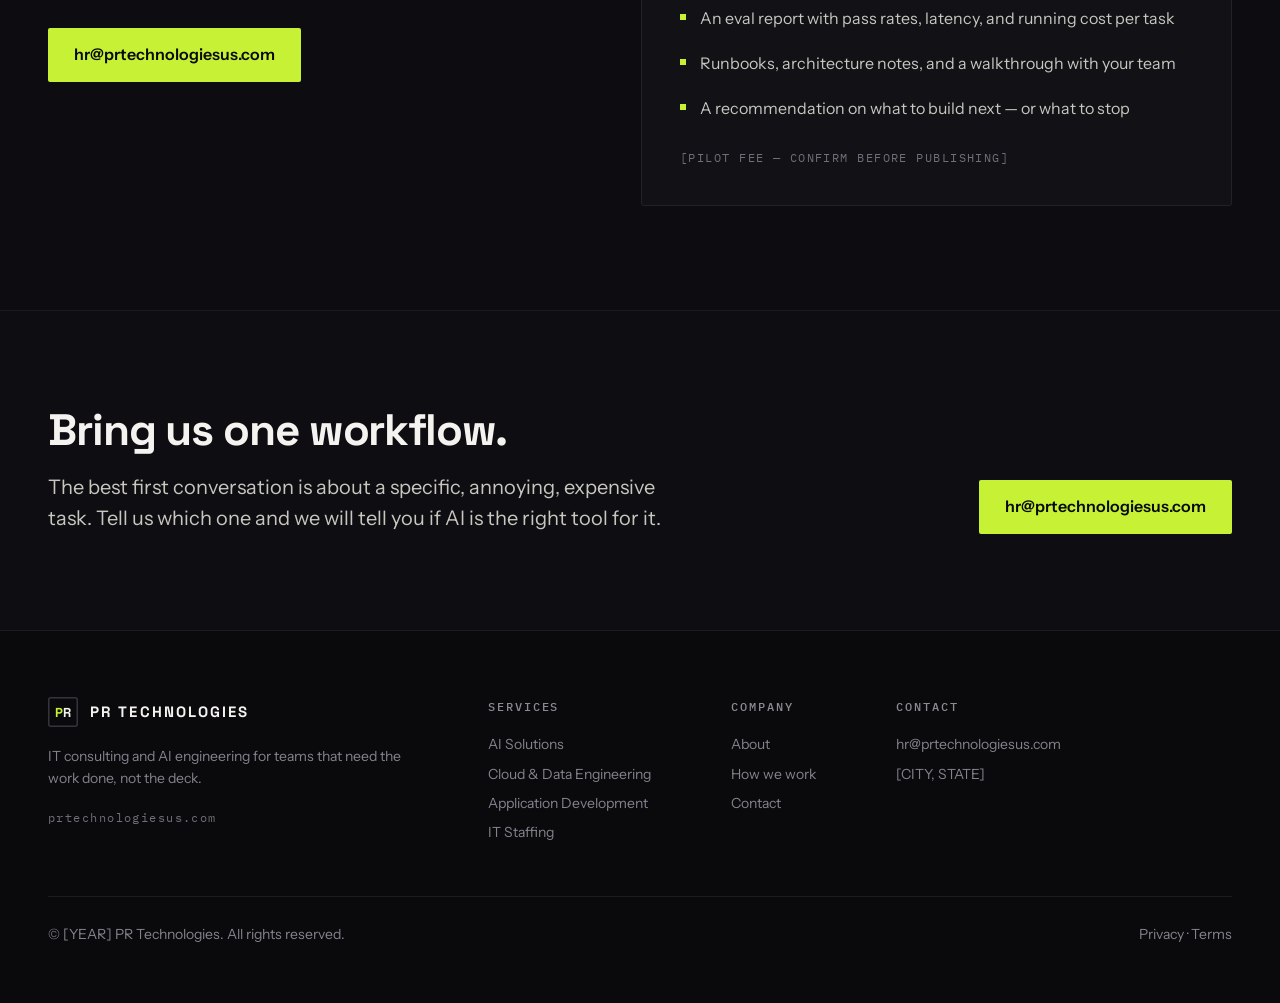
<file: ai-solutions.html>
<!doctype html>
<html lang="en">
<head>
  <meta charset="utf-8">
  <meta name="viewport" content="width=device-width, initial-scale=1">
  <title>AI Solutions — PR Technologies</title>
  <meta name="description" content="Production AI on your own data: assistants, agentic workflows, document intelligence, forecasting, and the evaluation and guardrails that keep them working.">
  <link rel="icon" href="favicon.svg" type="image/svg+xml">
  <link rel="preconnect" href="https://fonts.googleapis.com">
  <link rel="preconnect" href="https://fonts.gstatic.com" crossorigin>
  <link rel="stylesheet" href="https://fonts.googleapis.com/css2?family=IBM+Plex+Mono:wght@400;500&amp;family=Instrument+Sans:wght@400;500;600&amp;family=Space+Grotesk:wght@500;600;700&amp;display=swap">
  <link rel="stylesheet" href="styles.css">
</head>
<body>
<div>
  <div class="wrap"><div class="nav">
        <a class="mark" href="index.html"><svg width="30" height="30" viewBox="0 0 30 30" aria-hidden="true"><rect x="0.75" y="0.75" width="28.5" height="28.5" rx="2" fill="none" stroke="#34343E" stroke-width="1.5"></rect><text x="15" y="20" text-anchor="middle" font-family="'Space Grotesk', system-ui, sans-serif" font-weight="700" font-size="13" letter-spacing="0.4"><tspan fill="#C6F135">P</tspan><tspan fill="#F4F3EF">R</tspan></text></svg><span class="wordmark">PR TECHNOLOGIES</span></a>
        <button class="navtoggle" type="button" aria-label="Menu" aria-expanded="false"><span></span><span></span></button>
        <div class="navlinks">
          <a class="navlink" href="index.html">Home</a>
          <a class="navlink" href="services.html">Services</a>
          <a class="navlink on" href="ai-solutions.html">AI Solutions</a>
          <a class="navlink" href="about.html">About</a>
          <a class="navlink" href="contact.html">Contact</a>
          <a class="btn-ghost mono" style="height: 44px; font-size: 13px; letter-spacing: 0.06em; padding: 0 18px" href="mailto:hr@prtechnologiesus.com">hr@prtechnologiesus.com</a>
        </div>
      </div></div>
  
  <div class="hero">
    <div class="hero-grid"></div>
    <div class="hero-glow"></div>
    <div class="wrap hero-inner">
      <div class="stack" style="gap: 26px; max-width: 960px">
        <div class="eyebrow">AI Solutions</div>
        <h1 class="d1">From pilot to production, on your data.</h1>
        <p class="lead" style="max-width: 700px">We build AI that touches real work: the contract nobody has time to read, the ticket queue that never clears, the forecast still living in a spreadsheet. Then we measure it, so you know whether it is helping.</p>
        
        <div class="row" style="gap: 14px; padding-top: 14px">
          <a class="btn" href="mailto:hr@prtechnologiesus.com">hr@prtechnologiesus.com</a>
        </div>
      </div>
    </div>
  </div>

  <div class="sec">
    <div class="wrap">
      <div class="stack" style="gap: 46px">
        <div class="stack" style="gap: 20px; max-width: 720px">
          <div class="eyebrow">What we build</div>
          <h2 class="h2">Six things that reliably pay for themselves.</h2>
        </div>
        <div class="g3">
          
        <div class="card">
          <div class="stack" style="gap: 16px">
            <svg class="icon" viewBox="0 0 24 24" aria-hidden="true"><circle cx="12" cy="5" r="2.4" fill="none" stroke="currentColor" stroke-width="1.5" stroke-linecap="round" stroke-linejoin="round"></circle><circle cx="5" cy="17" r="2.4" fill="none" stroke="currentColor" stroke-width="1.5" stroke-linecap="round" stroke-linejoin="round"></circle><circle cx="19" cy="17" r="2.4" fill="none" stroke="currentColor" stroke-width="1.5" stroke-linecap="round" stroke-linejoin="round"></circle><path d="M10.4 6.9 6.6 14.8M13.6 6.9l3.8 7.9M7.4 17h9.2" fill="none" stroke="currentColor" stroke-width="1.5" stroke-linecap="round" stroke-linejoin="round"></path></svg>
            <h3 class="h3">Internal assistants</h3>
            <p class="p">A question box over your policies, contracts, and wikis that answers with citations and respects who is allowed to see what.</p>
          </div>
        </div>
          
        <div class="card">
          <div class="stack" style="gap: 16px">
            <svg class="icon" viewBox="0 0 24 24" aria-hidden="true"><path d="M4.5 12a7.5 7.5 0 0 1 12.9-5.2M19.5 12a7.5 7.5 0 0 1-12.9 5.2" fill="none" stroke="currentColor" stroke-width="1.5" stroke-linecap="round" stroke-linejoin="round"></path><path d="M17.6 3.4v3.6H14M6.4 20.6V17H10" fill="none" stroke="currentColor" stroke-width="1.5" stroke-linecap="round" stroke-linejoin="round"></path></svg>
            <h3 class="h3">Agentic workflows</h3>
            <p class="p">Multi-step automation for one process end to end &mdash; intake, triage, drafting, routing &mdash; with a human approving the parts that matter.</p>
          </div>
        </div>
          
        <div class="card">
          <div class="stack" style="gap: 16px">
            <svg class="icon" viewBox="0 0 24 24" aria-hidden="true"><path d="M6 3.5h7.5L18.5 8v12.5H6z" fill="none" stroke="currentColor" stroke-width="1.5" stroke-linecap="round" stroke-linejoin="round"></path><path d="M13.2 3.6V8.3h4.9M9 12.5h6.5M9 16h4.5" fill="none" stroke="currentColor" stroke-width="1.5" stroke-linecap="round" stroke-linejoin="round"></path></svg>
            <h3 class="h3">Document intelligence</h3>
            <p class="p">Extraction and classification for invoices, claims, statements, and forms, with confidence scores and an exception queue.</p>
          </div>
        </div>
          
        <div class="card">
          <div class="stack" style="gap: 16px">
            <svg class="icon" viewBox="0 0 24 24" aria-hidden="true"><path d="M4 20V4M4 20h16" fill="none" stroke="currentColor" stroke-width="1.5" stroke-linecap="round" stroke-linejoin="round"></path><path d="M7.5 16.5v-4M11.5 16.5v-8M15.5 16.5v-5.5M19 16.5V6.5" fill="none" stroke="currentColor" stroke-width="1.5" stroke-linecap="round" stroke-linejoin="round"></path></svg>
            <h3 class="h3">Forecasting &amp; ML</h3>
            <p class="p">Demand, churn, and risk models built on your warehouse, retrained on a schedule instead of once, in a notebook, by someone who left.</p>
          </div>
        </div>
          
        <div class="card">
          <div class="stack" style="gap: 16px">
            <svg class="icon" viewBox="0 0 24 24" aria-hidden="true"><path d="M13.4 3 5.6 13.4h5.4L10.2 21l8-10.6h-5.4z" fill="none" stroke="currentColor" stroke-width="1.5" stroke-linecap="round" stroke-linejoin="round"></path></svg>
            <h3 class="h3">AI enablement for your team</h3>
            <p class="p">Tooling, prompts, review practice, and guardrails so your own developers ship with AI safely and consistently.</p>
          </div>
        </div>
          
        <div class="card">
          <div class="stack" style="gap: 16px">
            <svg class="icon" viewBox="0 0 24 24" aria-hidden="true"><path d="M12 3.2 20 6v6.1c0 4.2-3.2 7.2-8 8.7-4.8-1.5-8-4.5-8-8.7V6z" fill="none" stroke="currentColor" stroke-width="1.5" stroke-linecap="round" stroke-linejoin="round"></path><path d="m8.6 12 2.4 2.4 4.4-4.6" fill="none" stroke="currentColor" stroke-width="1.5" stroke-linecap="round" stroke-linejoin="round"></path></svg>
            <h3 class="h3">Evaluation &amp; observability</h3>
            <p class="p">Test sets, drift monitoring, cost dashboards, and audit logs &mdash; the part that decides whether the pilot survives contact with users.</p>
          </div>
        </div>
        </div>
      </div>
    </div>
  </div>

  <div class="sec" style="background: #0D0D11">
    <div class="wrap">
      <div class="stack" style="gap: 44px">
        <div class="cols" style="justify-content: space-between; align-items: flex-end; gap: 60px">
          <div class="stack" style="gap: 20px; max-width: 660px">
            <div class="eyebrow">How it is built</div>
            <h2 class="h2">A stack you could take over tomorrow.</h2>
          </div>
          <p class="p" style="max-width: 380px">Model-agnostic by default. Everything runs in your cloud accounts, under your keys, with your retention policy.</p>
        </div>
        <div class="stack" style="gap: 12px">
          
          <div style="border: 1px solid #22222A; background: #0F0F14; border-radius: 3px; padding: 22px 26px">
            <div class="cols" style="gap: 28px; align-items: baseline">
              <span class="h4 lbl" style="color: #F4F3EF">Interfaces</span>
              <p class="small" style="flex: 1">Chat, search, an embedded panel in the app your team already uses, or an API other systems call.</p>
            </div>
          </div>
          
          <div style="border: 1px solid #3A4520; background: #12160B; border-radius: 3px; padding: 22px 26px">
            <div class="cols" style="gap: 28px; align-items: baseline">
              <span class="h4 lbl" style="color: #C6F135">Orchestration &amp; agents</span>
              <p class="small" style="flex: 1">Scoped tools, step limits, retries, and a human approval gate wherever an action is irreversible.</p>
            </div>
          </div>
          
          <div style="border: 1px solid #22222A; background: #0F0F14; border-radius: 3px; padding: 22px 26px">
            <div class="cols" style="gap: 28px; align-items: baseline">
              <span class="h4 lbl" style="color: #F4F3EF">Retrieval &amp; context</span>
              <p class="small" style="flex: 1">Chunking, embeddings, hybrid search, and permission filtering applied before the model sees anything.</p>
            </div>
          </div>
          
          <div style="border: 1px solid #22222A; background: #0F0F14; border-radius: 3px; padding: 22px 26px">
            <div class="cols" style="gap: 28px; align-items: baseline">
              <span class="h4 lbl" style="color: #F4F3EF">Data foundation</span>
              <p class="small" style="flex: 1">Connectors, sync jobs, and the warehouse or lake the rest of your reporting already trusts.</p>
            </div>
          </div>
          
          <div style="border: 1px solid #3A4520; background: #12160B; border-radius: 3px; padding: 22px 26px">
            <div class="cols" style="gap: 28px; align-items: baseline">
              <span class="h4 lbl" style="color: #C6F135">Evaluation, security &amp; cost</span>
              <p class="small" style="flex: 1">Eval sets per use case, PII handling, prompt and output logging, per-team spend limits and alerts.</p>
            </div>
          </div>
        </div>
      </div>
    </div>
  </div>

  <div class="sec">
    <div class="wrap">
      <div class="stack" style="gap: 40px">
        <div class="stack" style="gap: 20px; max-width: 720px">
          <div class="eyebrow">Where we push back</div>
          <h2 class="h2">Three things we will not do.</h2>
        </div>
        <div class="cols" style="gap: 40px; align-items: flex-start">
          
        <div class="stack" style="gap: 12px; flex: 1; border-left: 1px solid #2A2A33; padding-left: 26px">
          <h4 class="h4">Put a chatbot in front of a broken process</h4>
          <p class="small">If the workflow underneath is unclear, AI makes the confusion faster. We fix the process definition first, and sometimes that is the whole project.</p>
        </div>
          
        <div class="stack" style="gap: 12px; flex: 1; border-left: 1px solid #2A2A33; padding-left: 26px">
          <h4 class="h4">Ship without an evaluation set</h4>
          <p class="small">A demo that impressed one room is not evidence. Every use case gets test cases and a passing bar before it goes live.</p>
        </div>
          
        <div class="stack" style="gap: 12px; flex: 1; border-left: 1px solid #2A2A33; padding-left: 26px">
          <h4 class="h4">Lock you into our tooling</h4>
          <p class="small">No proprietary runtime, no per-seat fee to us, no hostage data. If you replace us, the system keeps working.</p>
        </div>
        </div>
      </div>
    </div>
  </div>

  <div class="sec" style="background: #0D0D11">
    <div class="wrap">
      <div class="cols" style="gap: 80px; align-items: flex-start">
        <div class="stack" style="gap: 22px; flex: 1">
          <div class="eyebrow">Start here</div>
          <h2 class="h2">The six-week AI pilot.</h2>
          <p class="lead">One workflow, one measurable outcome, one fixed fee. At the end you have a system in production and enough evidence to decide what happens next.</p>
          
        <div class="row" style="gap: 14px; padding-top: 10px">
          <a class="btn" href="mailto:hr@prtechnologiesus.com">hr@prtechnologiesus.com</a>
        </div>
        </div>
        <div class="card" style="flex: 1; padding: 38px">
          <div class="stack" style="gap: 18px">
            <div class="eyebrow">Included</div>
            <div class="row" style="gap: 14px; align-items: flex-start"><span style="flex: none; width: 6px; height: 6px; background: #C6F135; margin-top: 9px"></span><p class="p" style="color: #C7C6BF">Week 1&ndash;2 &mdash; workflow mapping, data access, and a written scope</p></div><div class="row" style="gap: 14px; align-items: flex-start"><span style="flex: none; width: 6px; height: 6px; background: #C6F135; margin-top: 9px"></span><p class="p" style="color: #C7C6BF">Week 3&ndash;4 &mdash; working system on your data, reviewed with your users</p></div><div class="row" style="gap: 14px; align-items: flex-start"><span style="flex: none; width: 6px; height: 6px; background: #C6F135; margin-top: 9px"></span><p class="p" style="color: #C7C6BF">Week 5&ndash;6 &mdash; evaluation, hardening, deployment, and handoff</p></div><div class="row" style="gap: 14px; align-items: flex-start"><span style="flex: none; width: 6px; height: 6px; background: #C6F135; margin-top: 9px"></span><p class="p" style="color: #C7C6BF">An eval report with pass rates, latency, and running cost per task</p></div><div class="row" style="gap: 14px; align-items: flex-start"><span style="flex: none; width: 6px; height: 6px; background: #C6F135; margin-top: 9px"></span><p class="p" style="color: #C7C6BF">Runbooks, architecture notes, and a walkthrough with your team</p></div><div class="row" style="gap: 14px; align-items: flex-start"><span style="flex: none; width: 6px; height: 6px; background: #C6F135; margin-top: 9px"></span><p class="p" style="color: #C7C6BF">A recommendation on what to build next &mdash; or what to stop</p></div>
            <p class="ph" style="padding-top: 8px">[PILOT FEE &mdash; CONFIRM BEFORE PUBLISHING]</p>
          </div>
        </div>
      </div>
    </div>
  </div>

  <div class="cta"><div class="wrap">
      <div class="cols" style="justify-content: space-between; align-items: flex-end; gap: 60px">
        <div class="stack" style="gap: 18px; max-width: 620px">
          <h2 class="h2">Bring us one workflow.</h2>
          <p class="lead">The best first conversation is about a specific, annoying, expensive task. Tell us which one and we will tell you if AI is the right tool for it.</p>
        </div>
        <div class="stack" style="gap: 14px">
          <a class="btn" href="mailto:hr@prtechnologiesus.com">hr@prtechnologiesus.com</a>
        </div>
      </div>
    </div></div>
  <div class="foot"><div class="wrap">
      <div class="cols" style="gap: 80px; align-items: flex-start">
        <div class="stack side" style="gap: 18px">
          <div class="mark"><svg width="30" height="30" viewBox="0 0 30 30" aria-hidden="true"><rect x="0.75" y="0.75" width="28.5" height="28.5" rx="2" fill="none" stroke="#34343E" stroke-width="1.5"></rect><text x="15" y="20" text-anchor="middle" font-family="'Space Grotesk', system-ui, sans-serif" font-weight="700" font-size="13" letter-spacing="0.4"><tspan fill="#C6F135">P</tspan><tspan fill="#F4F3EF">R</tspan></text></svg><span class="wordmark">PR TECHNOLOGIES</span></div>
          <p class="small">IT consulting and AI engineering for teams that need the work done, not the deck.</p>
          <p class="ph">prtechnologiesus.com</p>
        </div>
        <div class="stack" style="gap: 14px">
          <div class="eyebrow">Services</div>
          <div><a class="footlink" href="ai-solutions.html">AI Solutions</a><a class="footlink" href="services.html">Cloud &amp; Data Engineering</a><a class="footlink" href="services.html">Application Development</a><a class="footlink" href="services.html">IT Staffing</a></div>
        </div>
        <div class="stack" style="gap: 14px">
          <div class="eyebrow">Company</div>
          <div><a class="footlink" href="about.html">About</a><a class="footlink" href="about.html">How we work</a><a class="footlink" href="contact.html">Contact</a></div>
        </div>
        <div class="stack" style="gap: 14px">
          <div class="eyebrow">Contact</div>
          <div>
            <a class="footlink" href="mailto:hr@prtechnologiesus.com">hr@prtechnologiesus.com</a>
            <span class="footlink">[CITY, STATE]</span>
          </div>
        </div>
      </div>
      <div style="height: 1px; background: #1B1B21; margin: 48px 0 26px"></div>
      <div class="cols" style="justify-content: space-between; gap: 12px">
        <span class="small">&copy; [YEAR] PR Technologies. All rights reserved.</span>
        <span class="small">Privacy &middot; Terms</span>
      </div>
    </div></div>
</div>
<script src="site.js"></script>
</body>
</html>
</file>
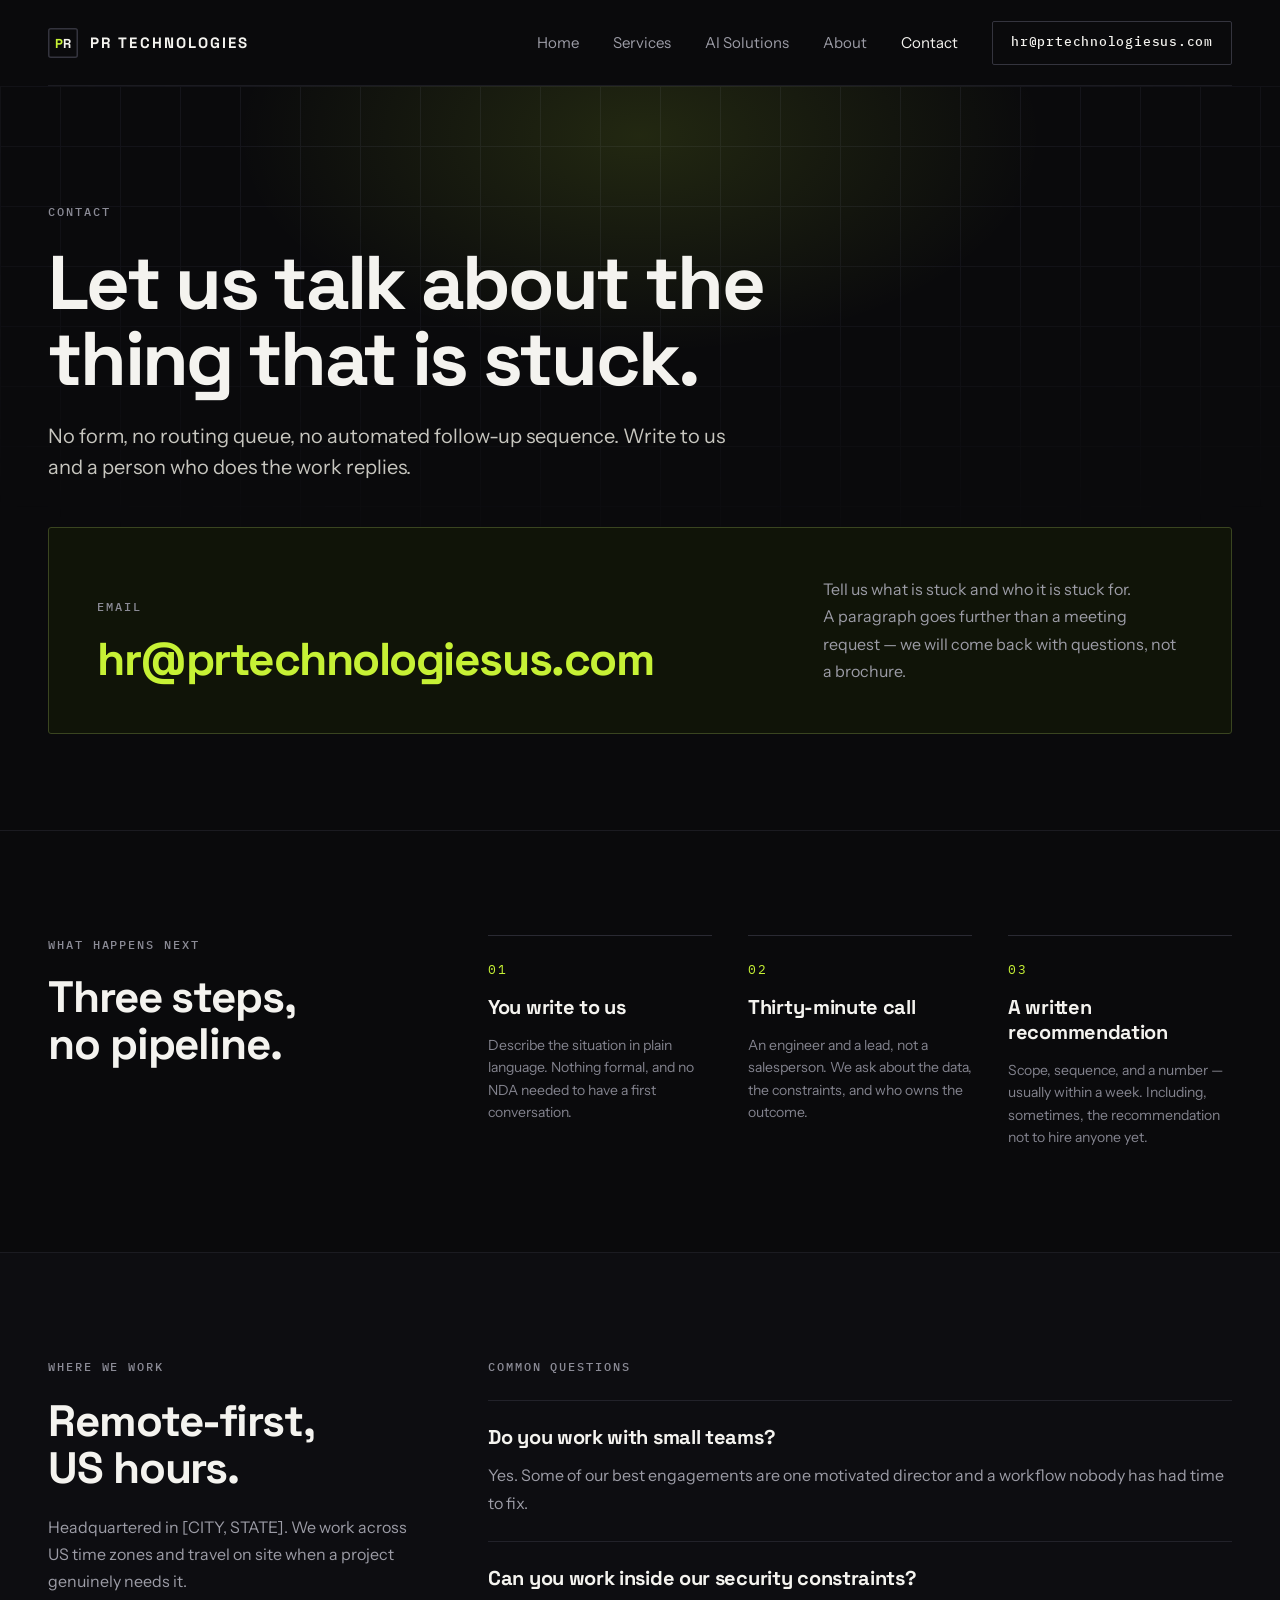
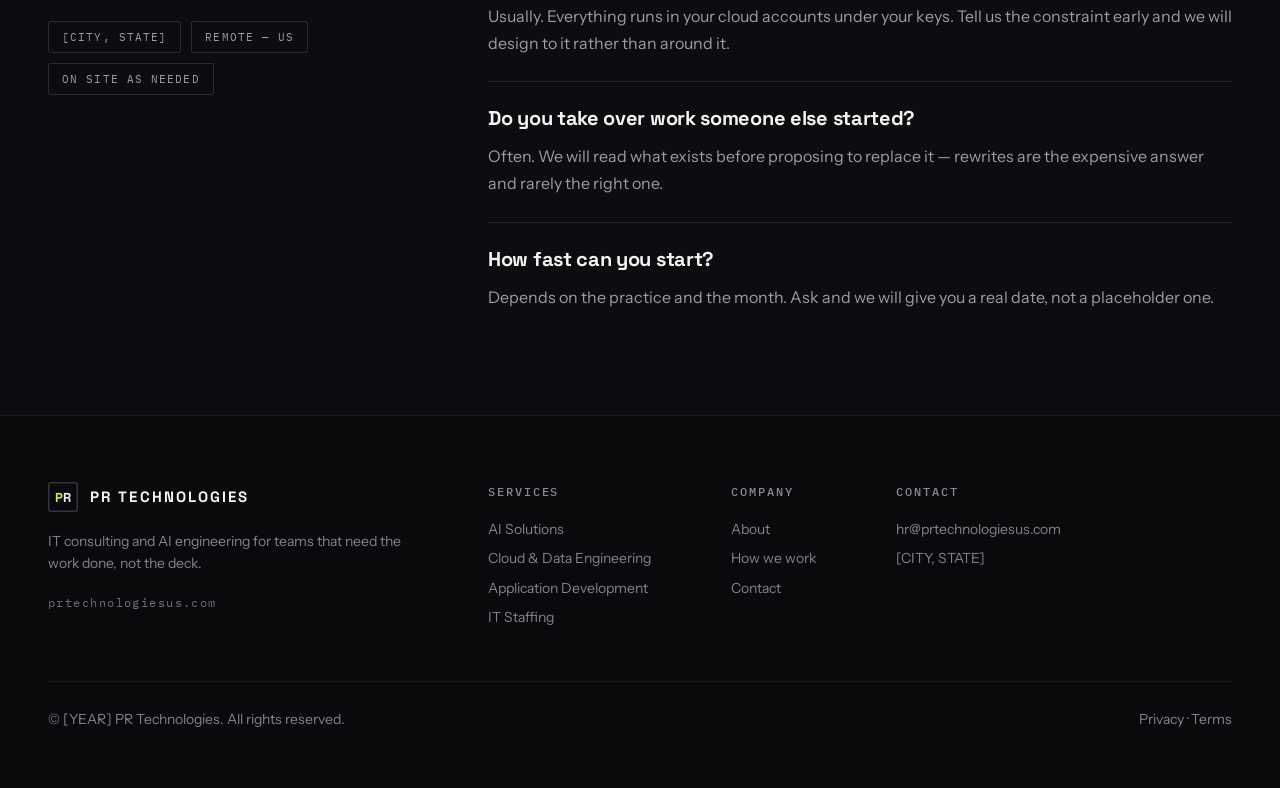
<file: contact.html>
<!doctype html>
<html lang="en">
<head>
  <meta charset="utf-8">
  <meta name="viewport" content="width=device-width, initial-scale=1">
  <title>Contact — PR Technologies</title>
  <meta name="description" content="Write to hr@prtechnologiesus.com. No forms, no routing queue — a person who does the work replies.">
  <link rel="icon" href="favicon.svg" type="image/svg+xml">
  <link rel="preconnect" href="https://fonts.googleapis.com">
  <link rel="preconnect" href="https://fonts.gstatic.com" crossorigin>
  <link rel="stylesheet" href="https://fonts.googleapis.com/css2?family=IBM+Plex+Mono:wght@400;500&amp;family=Instrument+Sans:wght@400;500;600&amp;family=Space+Grotesk:wght@500;600;700&amp;display=swap">
  <link rel="stylesheet" href="styles.css">
</head>
<body>
<div>
  <div class="wrap"><div class="nav">
        <a class="mark" href="index.html"><svg width="30" height="30" viewBox="0 0 30 30" aria-hidden="true"><rect x="0.75" y="0.75" width="28.5" height="28.5" rx="2" fill="none" stroke="#34343E" stroke-width="1.5"></rect><text x="15" y="20" text-anchor="middle" font-family="'Space Grotesk', system-ui, sans-serif" font-weight="700" font-size="13" letter-spacing="0.4"><tspan fill="#C6F135">P</tspan><tspan fill="#F4F3EF">R</tspan></text></svg><span class="wordmark">PR TECHNOLOGIES</span></a>
        <button class="navtoggle" type="button" aria-label="Menu" aria-expanded="false"><span></span><span></span></button>
        <div class="navlinks">
          <a class="navlink" href="index.html">Home</a>
          <a class="navlink" href="services.html">Services</a>
          <a class="navlink" href="ai-solutions.html">AI Solutions</a>
          <a class="navlink" href="about.html">About</a>
          <a class="navlink on" href="contact.html">Contact</a>
          <a class="btn-ghost mono" style="height: 44px; font-size: 13px; letter-spacing: 0.06em; padding: 0 18px" href="mailto:hr@prtechnologiesus.com">hr@prtechnologiesus.com</a>
        </div>
      </div></div>
  <div class="hero" style="padding-bottom: 96px">
    <div class="hero-grid"></div>
    <div class="hero-glow"></div>
    <div class="wrap hero-inner">
      <div class="stack" style="gap: 44px">
        <div class="stack" style="gap: 24px; max-width: 860px">
          <div class="eyebrow">Contact</div>
          <h1 class="d1">Let us talk about the thing that is stuck.</h1>
          <p class="lead" style="max-width: 680px">No form, no routing queue, no automated follow-up sequence. Write to us and a person who does the work replies.</p>
        </div>
        
        <div class="card" style="padding: 48px; border-color: #3A4520; background: #101408">
          <div class="cols" style="gap: 60px; align-items: flex-end; justify-content: space-between">
            <div class="stack" style="gap: 18px">
              <div class="eyebrow">Email</div>
              <a href="mailto:hr@prtechnologiesus.com" class="d2" style="font-size: 46px; line-height: 1.1; color: #C6F135">hr@prtechnologiesus.com</a>
            </div>
            <p class="p" style="max-width: 360px">Tell us what is stuck and who it is stuck for. A paragraph goes further than a meeting request &mdash; we will come back with questions, not a brochure.</p>
          </div>
        </div>
      </div>
    </div>
  </div>

  <div class="sec">
    <div class="wrap">
      <div class="cols" style="gap: 80px; align-items: flex-start">
        <div class="stack side" style="gap: 20px">
          <div class="eyebrow">What happens next</div>
          <h2 class="h2">Three steps, no pipeline.</h2>
        </div>
        <div class="cols" style="gap: 36px; flex: 1; align-items: flex-start">
          <div class="stack" style="gap: 14px; flex: 1; border-top: 1px solid #2A2A33; padding-top: 24px">
            <span class="num">01</span>
            <h3 class="h3" style="font-size: 20px">You write to us</h3>
            <p class="small">Describe the situation in plain language. Nothing formal, and no NDA needed to have a first conversation.</p>
          </div>
          <div class="stack" style="gap: 14px; flex: 1; border-top: 1px solid #2A2A33; padding-top: 24px">
            <span class="num">02</span>
            <h3 class="h3" style="font-size: 20px">Thirty-minute call</h3>
            <p class="small">An engineer and a lead, not a salesperson. We ask about the data, the constraints, and who owns the outcome.</p>
          </div>
          <div class="stack" style="gap: 14px; flex: 1; border-top: 1px solid #2A2A33; padding-top: 24px">
            <span class="num">03</span>
            <h3 class="h3" style="font-size: 20px">A written recommendation</h3>
            <p class="small">Scope, sequence, and a number &mdash; usually within a week. Including, sometimes, the recommendation not to hire anyone yet.</p>
          </div>
        </div>
      </div>
    </div>
  </div>

  <div class="sec" style="background: #0D0D11">
    <div class="wrap">
      <div class="cols" style="gap: 80px; align-items: flex-start">
        <div class="stack side" style="gap: 22px">
          <div class="eyebrow">Where we work</div>
          <h2 class="h2">Remote-first, US hours.</h2>
          <p class="p">Headquartered in [CITY, STATE]. We work across US time zones and travel on site when a project genuinely needs it.</p>
          <div class="row" style="gap: 10px; flex-wrap: wrap; padding-top: 4px">
            <span class="chip">[CITY, STATE]</span>
            <span class="chip">Remote &mdash; US</span>
            <span class="chip">On site as needed</span>
          </div>
        </div>
        <div class="stack" style="gap: 24px; flex: 1">
          <div class="eyebrow">Common questions</div>
          
          <div class="stack" style="gap: 12px; border-top: 1px solid #22222A; padding-top: 24px">
            <h3 class="h3" style="font-size: 20px">Do you work with small teams?</h3>
            <p class="p">Yes. Some of our best engagements are one motivated director and a workflow nobody has had time to fix.</p>
          </div>
          
          <div class="stack" style="gap: 12px; border-top: 1px solid #22222A; padding-top: 24px">
            <h3 class="h3" style="font-size: 20px">Can you work inside our security constraints?</h3>
            <p class="p">Usually. Everything runs in your cloud accounts under your keys. Tell us the constraint early and we will design to it rather than around it.</p>
          </div>
          
          <div class="stack" style="gap: 12px; border-top: 1px solid #22222A; padding-top: 24px">
            <h3 class="h3" style="font-size: 20px">Do you take over work someone else started?</h3>
            <p class="p">Often. We will read what exists before proposing to replace it &mdash; rewrites are the expensive answer and rarely the right one.</p>
          </div>
          
          <div class="stack" style="gap: 12px; border-top: 1px solid #22222A; padding-top: 24px">
            <h3 class="h3" style="font-size: 20px">How fast can you start?</h3>
            <p class="p">Depends on the practice and the month. Ask and we will give you a real date, not a placeholder one.</p>
          </div>
        </div>
      </div>
    </div>
  </div>

  <div class="foot"><div class="wrap">
      <div class="cols" style="gap: 80px; align-items: flex-start">
        <div class="stack side" style="gap: 18px">
          <div class="mark"><svg width="30" height="30" viewBox="0 0 30 30" aria-hidden="true"><rect x="0.75" y="0.75" width="28.5" height="28.5" rx="2" fill="none" stroke="#34343E" stroke-width="1.5"></rect><text x="15" y="20" text-anchor="middle" font-family="'Space Grotesk', system-ui, sans-serif" font-weight="700" font-size="13" letter-spacing="0.4"><tspan fill="#C6F135">P</tspan><tspan fill="#F4F3EF">R</tspan></text></svg><span class="wordmark">PR TECHNOLOGIES</span></div>
          <p class="small">IT consulting and AI engineering for teams that need the work done, not the deck.</p>
          <p class="ph">prtechnologiesus.com</p>
        </div>
        <div class="stack" style="gap: 14px">
          <div class="eyebrow">Services</div>
          <div><a class="footlink" href="ai-solutions.html">AI Solutions</a><a class="footlink" href="services.html">Cloud &amp; Data Engineering</a><a class="footlink" href="services.html">Application Development</a><a class="footlink" href="services.html">IT Staffing</a></div>
        </div>
        <div class="stack" style="gap: 14px">
          <div class="eyebrow">Company</div>
          <div><a class="footlink" href="about.html">About</a><a class="footlink" href="about.html">How we work</a><a class="footlink" href="contact.html">Contact</a></div>
        </div>
        <div class="stack" style="gap: 14px">
          <div class="eyebrow">Contact</div>
          <div>
            <a class="footlink" href="mailto:hr@prtechnologiesus.com">hr@prtechnologiesus.com</a>
            <span class="footlink">[CITY, STATE]</span>
          </div>
        </div>
      </div>
      <div style="height: 1px; background: #1B1B21; margin: 48px 0 26px"></div>
      <div class="cols" style="justify-content: space-between; gap: 12px">
        <span class="small">&copy; [YEAR] PR Technologies. All rights reserved.</span>
        <span class="small">Privacy &middot; Terms</span>
      </div>
    </div></div>
</div>
<script src="site.js"></script>
</body>
</html>
</file>
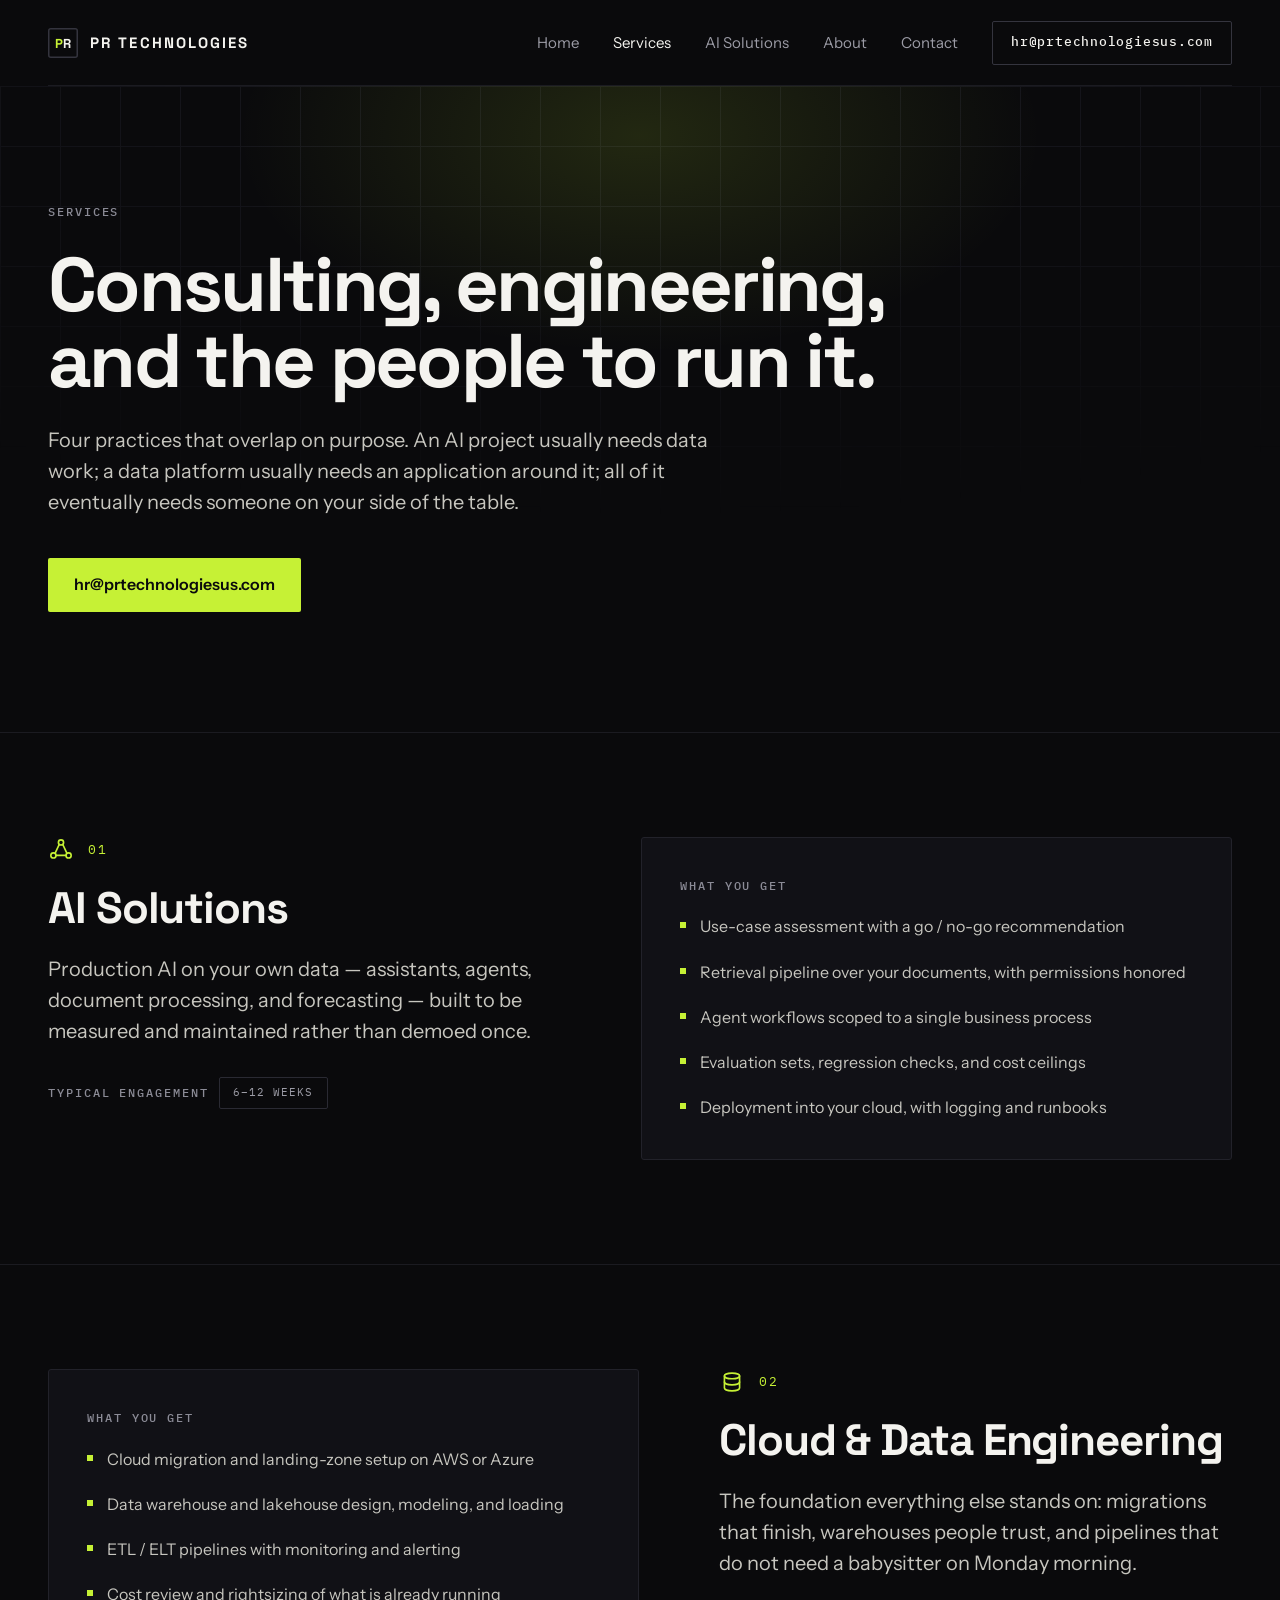
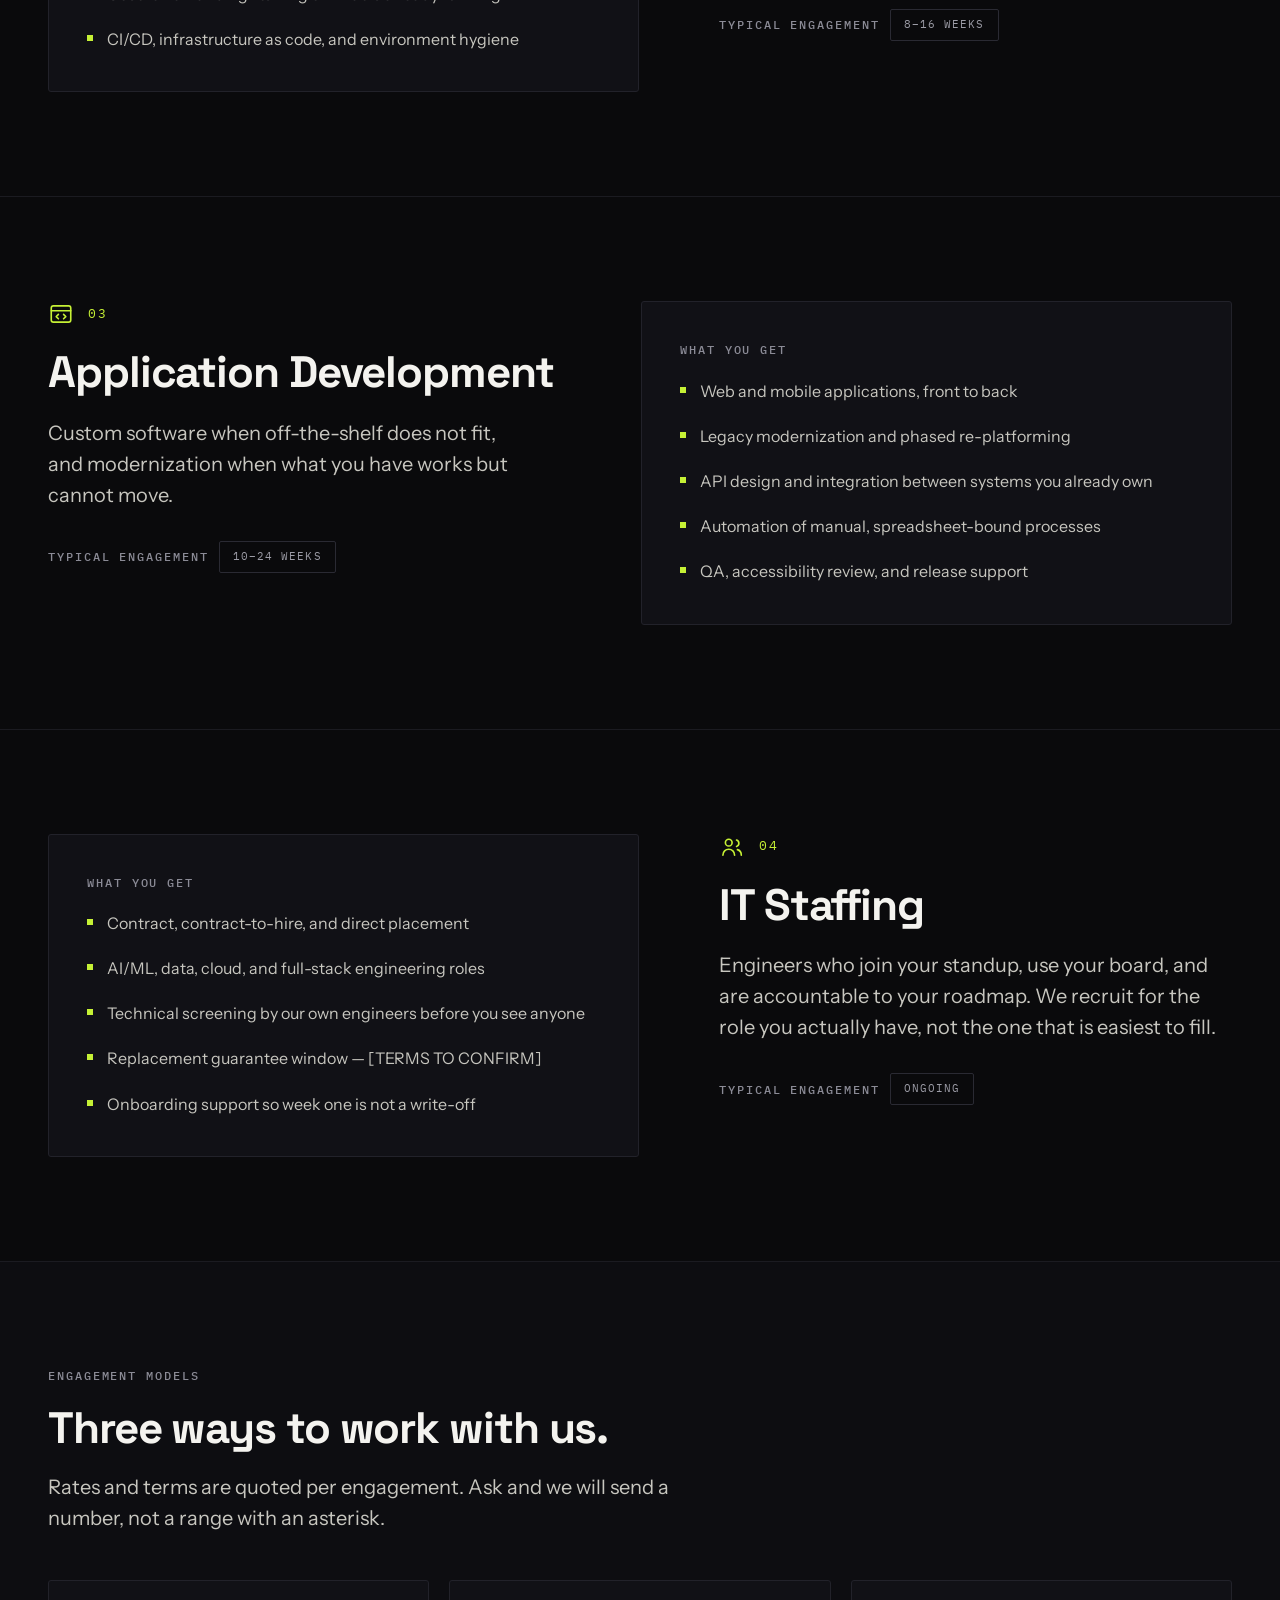
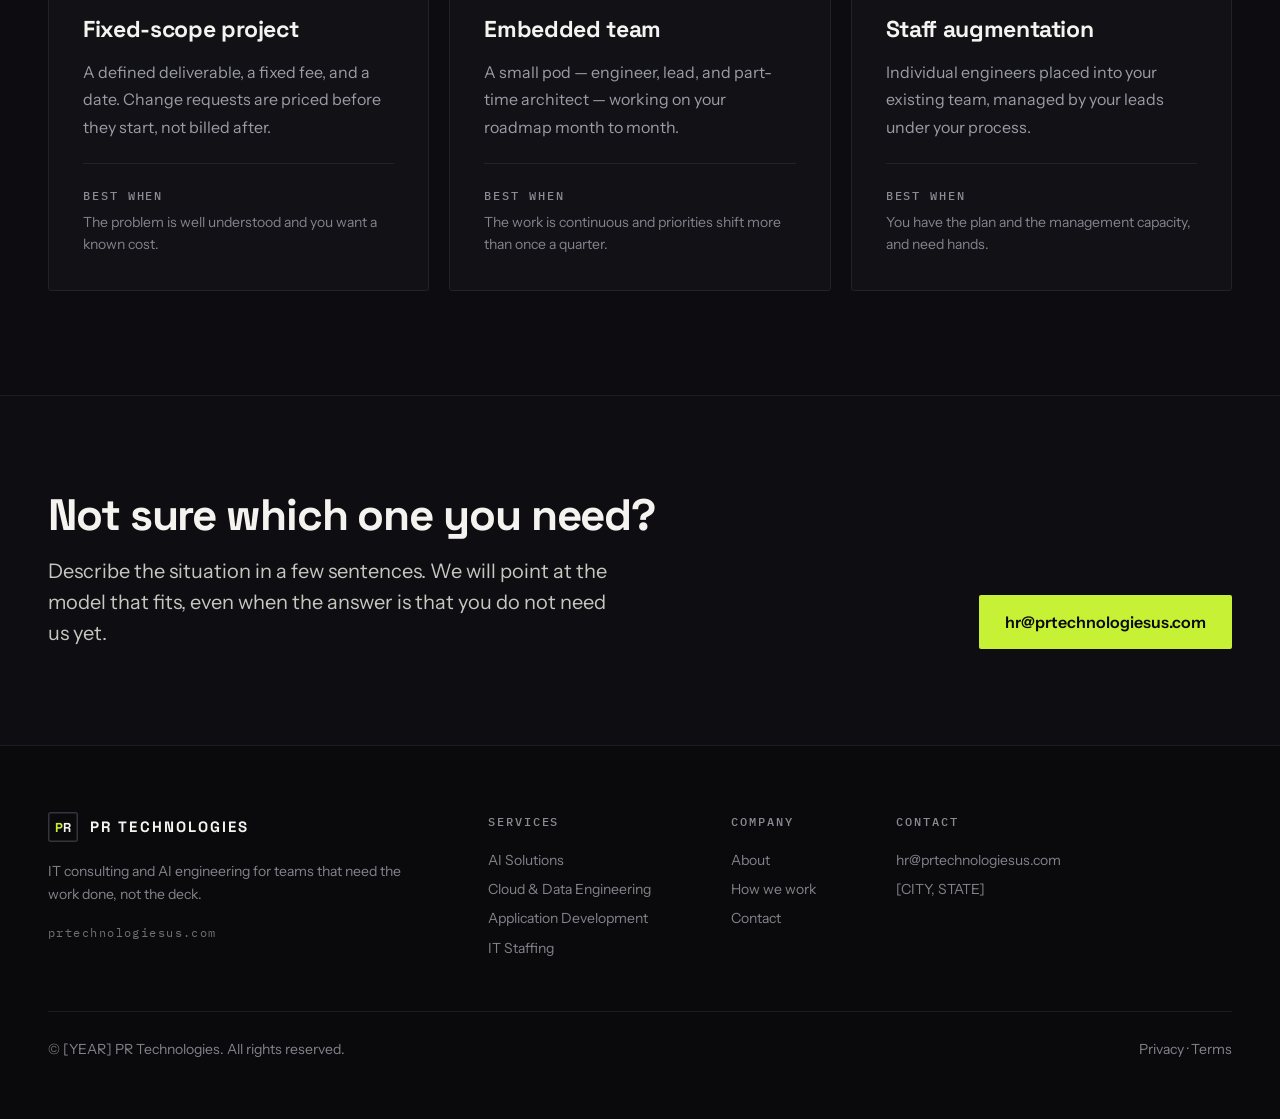
<file: services.html>
<!doctype html>
<html lang="en">
<head>
  <meta charset="utf-8">
  <meta name="viewport" content="width=device-width, initial-scale=1">
  <title>Services — PR Technologies</title>
  <meta name="description" content="AI solutions, cloud and data engineering, application development, and IT staffing. Fixed-scope projects, embedded teams, and staff augmentation.">
  <link rel="icon" href="favicon.svg" type="image/svg+xml">
  <link rel="preconnect" href="https://fonts.googleapis.com">
  <link rel="preconnect" href="https://fonts.gstatic.com" crossorigin>
  <link rel="stylesheet" href="https://fonts.googleapis.com/css2?family=IBM+Plex+Mono:wght@400;500&amp;family=Instrument+Sans:wght@400;500;600&amp;family=Space+Grotesk:wght@500;600;700&amp;display=swap">
  <link rel="stylesheet" href="styles.css">
</head>
<body>
<div>
  <div class="wrap"><div class="nav">
        <a class="mark" href="index.html"><svg width="30" height="30" viewBox="0 0 30 30" aria-hidden="true"><rect x="0.75" y="0.75" width="28.5" height="28.5" rx="2" fill="none" stroke="#34343E" stroke-width="1.5"></rect><text x="15" y="20" text-anchor="middle" font-family="'Space Grotesk', system-ui, sans-serif" font-weight="700" font-size="13" letter-spacing="0.4"><tspan fill="#C6F135">P</tspan><tspan fill="#F4F3EF">R</tspan></text></svg><span class="wordmark">PR TECHNOLOGIES</span></a>
        <button class="navtoggle" type="button" aria-label="Menu" aria-expanded="false"><span></span><span></span></button>
        <div class="navlinks">
          <a class="navlink" href="index.html">Home</a>
          <a class="navlink on" href="services.html">Services</a>
          <a class="navlink" href="ai-solutions.html">AI Solutions</a>
          <a class="navlink" href="about.html">About</a>
          <a class="navlink" href="contact.html">Contact</a>
          <a class="btn-ghost mono" style="height: 44px; font-size: 13px; letter-spacing: 0.06em; padding: 0 18px" href="mailto:hr@prtechnologiesus.com">hr@prtechnologiesus.com</a>
        </div>
      </div></div>
  
  <div class="hero">
    <div class="hero-grid"></div>
    <div class="hero-glow"></div>
    <div class="wrap hero-inner">
      <div class="stack" style="gap: 26px; max-width: 960px">
        <div class="eyebrow">Services</div>
        <h1 class="d1">Consulting, engineering, and the people to run it.</h1>
        <p class="lead" style="max-width: 700px">Four practices that overlap on purpose. An AI project usually needs data work; a data platform usually needs an application around it; all of it eventually needs someone on your side of the table.</p>
        
        <div class="row" style="gap: 14px; padding-top: 14px">
          <a class="btn" href="mailto:hr@prtechnologiesus.com">hr@prtechnologiesus.com</a>
        </div>
      </div>
    </div>
  </div>
  
  <div class="sec">
    <div class="wrap">
      <div class="cols" style="gap: 80px; align-items: flex-start; flex-direction: row">
        <div class="stack" style="gap: 22px; flex: 1">
          <div class="row" style="gap: 14px; align-items: center">
            <svg class="icon" viewBox="0 0 24 24" aria-hidden="true"><circle cx="12" cy="5" r="2.4" fill="none" stroke="currentColor" stroke-width="1.5" stroke-linecap="round" stroke-linejoin="round"></circle><circle cx="5" cy="17" r="2.4" fill="none" stroke="currentColor" stroke-width="1.5" stroke-linecap="round" stroke-linejoin="round"></circle><circle cx="19" cy="17" r="2.4" fill="none" stroke="currentColor" stroke-width="1.5" stroke-linecap="round" stroke-linejoin="round"></circle><path d="M10.4 6.9 6.6 14.8M13.6 6.9l3.8 7.9M7.4 17h9.2" fill="none" stroke="currentColor" stroke-width="1.5" stroke-linecap="round" stroke-linejoin="round"></path></svg>
            <span class="num">01</span>
          </div>
          <h2 class="h2">AI Solutions</h2>
          <p class="lead">Production AI on your own data &mdash; assistants, agents, document processing, and forecasting &mdash; built to be measured and maintained rather than demoed once.</p>
          <div class="row" style="gap: 10px; align-items: center; padding-top: 8px">
            <span class="eyebrow">Typical engagement</span>
            <span class="chip">6&ndash;12 weeks</span>
          </div>
        </div>
        <div class="card" style="flex: 1; padding: 38px">
          <div class="stack" style="gap: 18px">
            <div class="eyebrow">What you get</div>
            <div class="row" style="gap: 14px; align-items: flex-start"><span style="flex: none; width: 6px; height: 6px; background: #C6F135; margin-top: 9px"></span><p class="p" style="color: #C7C6BF">Use-case assessment with a go / no-go recommendation</p></div><div class="row" style="gap: 14px; align-items: flex-start"><span style="flex: none; width: 6px; height: 6px; background: #C6F135; margin-top: 9px"></span><p class="p" style="color: #C7C6BF">Retrieval pipeline over your documents, with permissions honored</p></div><div class="row" style="gap: 14px; align-items: flex-start"><span style="flex: none; width: 6px; height: 6px; background: #C6F135; margin-top: 9px"></span><p class="p" style="color: #C7C6BF">Agent workflows scoped to a single business process</p></div><div class="row" style="gap: 14px; align-items: flex-start"><span style="flex: none; width: 6px; height: 6px; background: #C6F135; margin-top: 9px"></span><p class="p" style="color: #C7C6BF">Evaluation sets, regression checks, and cost ceilings</p></div><div class="row" style="gap: 14px; align-items: flex-start"><span style="flex: none; width: 6px; height: 6px; background: #C6F135; margin-top: 9px"></span><p class="p" style="color: #C7C6BF">Deployment into your cloud, with logging and runbooks</p></div>
          </div>
        </div>
      </div>
    </div>
  </div>
  
  <div class="sec">
    <div class="wrap">
      <div class="cols" style="gap: 80px; align-items: flex-start; flex-direction: row-reverse">
        <div class="stack" style="gap: 22px; flex: 1">
          <div class="row" style="gap: 14px; align-items: center">
            <svg class="icon" viewBox="0 0 24 24" aria-hidden="true"><ellipse cx="12" cy="6.4" rx="7" ry="2.6" fill="none" stroke="currentColor" stroke-width="1.5" stroke-linecap="round" stroke-linejoin="round"></ellipse><path d="M5 6.4v11.2c0 1.44 3.13 2.6 7 2.6s7-1.16 7-2.6V6.4" fill="none" stroke="currentColor" stroke-width="1.5" stroke-linecap="round" stroke-linejoin="round"></path><path d="M5 12c0 1.44 3.13 2.6 7 2.6s7-1.16 7-2.6" fill="none" stroke="currentColor" stroke-width="1.5" stroke-linecap="round" stroke-linejoin="round"></path></svg>
            <span class="num">02</span>
          </div>
          <h2 class="h2">Cloud &amp; Data Engineering</h2>
          <p class="lead">The foundation everything else stands on: migrations that finish, warehouses people trust, and pipelines that do not need a babysitter on Monday morning.</p>
          <div class="row" style="gap: 10px; align-items: center; padding-top: 8px">
            <span class="eyebrow">Typical engagement</span>
            <span class="chip">8&ndash;16 weeks</span>
          </div>
        </div>
        <div class="card" style="flex: 1; padding: 38px">
          <div class="stack" style="gap: 18px">
            <div class="eyebrow">What you get</div>
            <div class="row" style="gap: 14px; align-items: flex-start"><span style="flex: none; width: 6px; height: 6px; background: #C6F135; margin-top: 9px"></span><p class="p" style="color: #C7C6BF">Cloud migration and landing-zone setup on AWS or Azure</p></div><div class="row" style="gap: 14px; align-items: flex-start"><span style="flex: none; width: 6px; height: 6px; background: #C6F135; margin-top: 9px"></span><p class="p" style="color: #C7C6BF">Data warehouse and lakehouse design, modeling, and loading</p></div><div class="row" style="gap: 14px; align-items: flex-start"><span style="flex: none; width: 6px; height: 6px; background: #C6F135; margin-top: 9px"></span><p class="p" style="color: #C7C6BF">ETL / ELT pipelines with monitoring and alerting</p></div><div class="row" style="gap: 14px; align-items: flex-start"><span style="flex: none; width: 6px; height: 6px; background: #C6F135; margin-top: 9px"></span><p class="p" style="color: #C7C6BF">Cost review and rightsizing of what is already running</p></div><div class="row" style="gap: 14px; align-items: flex-start"><span style="flex: none; width: 6px; height: 6px; background: #C6F135; margin-top: 9px"></span><p class="p" style="color: #C7C6BF">CI/CD, infrastructure as code, and environment hygiene</p></div>
          </div>
        </div>
      </div>
    </div>
  </div>
  
  <div class="sec">
    <div class="wrap">
      <div class="cols" style="gap: 80px; align-items: flex-start; flex-direction: row">
        <div class="stack" style="gap: 22px; flex: 1">
          <div class="row" style="gap: 14px; align-items: center">
            <svg class="icon" viewBox="0 0 24 24" aria-hidden="true"><rect x="3" y="4.5" width="18" height="15" rx="2" fill="none" stroke="currentColor" stroke-width="1.5" stroke-linecap="round" stroke-linejoin="round"></rect><path d="M3 9h18" fill="none" stroke="currentColor" stroke-width="1.5" stroke-linecap="round" stroke-linejoin="round"></path><path d="M9.6 12.4 7.6 14.4l2 2M14.4 12.4l2 2-2 2" fill="none" stroke="currentColor" stroke-width="1.5" stroke-linecap="round" stroke-linejoin="round"></path></svg>
            <span class="num">03</span>
          </div>
          <h2 class="h2">Application Development</h2>
          <p class="lead">Custom software when off-the-shelf does not fit, and modernization when what you have works but cannot move.</p>
          <div class="row" style="gap: 10px; align-items: center; padding-top: 8px">
            <span class="eyebrow">Typical engagement</span>
            <span class="chip">10&ndash;24 weeks</span>
          </div>
        </div>
        <div class="card" style="flex: 1; padding: 38px">
          <div class="stack" style="gap: 18px">
            <div class="eyebrow">What you get</div>
            <div class="row" style="gap: 14px; align-items: flex-start"><span style="flex: none; width: 6px; height: 6px; background: #C6F135; margin-top: 9px"></span><p class="p" style="color: #C7C6BF">Web and mobile applications, front to back</p></div><div class="row" style="gap: 14px; align-items: flex-start"><span style="flex: none; width: 6px; height: 6px; background: #C6F135; margin-top: 9px"></span><p class="p" style="color: #C7C6BF">Legacy modernization and phased re-platforming</p></div><div class="row" style="gap: 14px; align-items: flex-start"><span style="flex: none; width: 6px; height: 6px; background: #C6F135; margin-top: 9px"></span><p class="p" style="color: #C7C6BF">API design and integration between systems you already own</p></div><div class="row" style="gap: 14px; align-items: flex-start"><span style="flex: none; width: 6px; height: 6px; background: #C6F135; margin-top: 9px"></span><p class="p" style="color: #C7C6BF">Automation of manual, spreadsheet-bound processes</p></div><div class="row" style="gap: 14px; align-items: flex-start"><span style="flex: none; width: 6px; height: 6px; background: #C6F135; margin-top: 9px"></span><p class="p" style="color: #C7C6BF">QA, accessibility review, and release support</p></div>
          </div>
        </div>
      </div>
    </div>
  </div>
  
  <div class="sec">
    <div class="wrap">
      <div class="cols" style="gap: 80px; align-items: flex-start; flex-direction: row-reverse">
        <div class="stack" style="gap: 22px; flex: 1">
          <div class="row" style="gap: 14px; align-items: center">
            <svg class="icon" viewBox="0 0 24 24" aria-hidden="true"><circle cx="9" cy="8" r="3.1" fill="none" stroke="currentColor" stroke-width="1.5" stroke-linecap="round" stroke-linejoin="round"></circle><path d="M3.6 19.5c0-3.1 2.4-5.4 5.4-5.4s5.4 2.3 5.4 5.4" fill="none" stroke="currentColor" stroke-width="1.5" stroke-linecap="round" stroke-linejoin="round"></path><path d="M16.2 5.6a3.1 3.1 0 0 1 0 5.9M17 14.4c2.1.6 3.6 2.6 3.6 5.1" fill="none" stroke="currentColor" stroke-width="1.5" stroke-linecap="round" stroke-linejoin="round"></path></svg>
            <span class="num">04</span>
          </div>
          <h2 class="h2">IT Staffing</h2>
          <p class="lead">Engineers who join your standup, use your board, and are accountable to your roadmap. We recruit for the role you actually have, not the one that is easiest to fill.</p>
          <div class="row" style="gap: 10px; align-items: center; padding-top: 8px">
            <span class="eyebrow">Typical engagement</span>
            <span class="chip">Ongoing</span>
          </div>
        </div>
        <div class="card" style="flex: 1; padding: 38px">
          <div class="stack" style="gap: 18px">
            <div class="eyebrow">What you get</div>
            <div class="row" style="gap: 14px; align-items: flex-start"><span style="flex: none; width: 6px; height: 6px; background: #C6F135; margin-top: 9px"></span><p class="p" style="color: #C7C6BF">Contract, contract-to-hire, and direct placement</p></div><div class="row" style="gap: 14px; align-items: flex-start"><span style="flex: none; width: 6px; height: 6px; background: #C6F135; margin-top: 9px"></span><p class="p" style="color: #C7C6BF">AI/ML, data, cloud, and full-stack engineering roles</p></div><div class="row" style="gap: 14px; align-items: flex-start"><span style="flex: none; width: 6px; height: 6px; background: #C6F135; margin-top: 9px"></span><p class="p" style="color: #C7C6BF">Technical screening by our own engineers before you see anyone</p></div><div class="row" style="gap: 14px; align-items: flex-start"><span style="flex: none; width: 6px; height: 6px; background: #C6F135; margin-top: 9px"></span><p class="p" style="color: #C7C6BF">Replacement guarantee window &mdash; [TERMS TO CONFIRM]</p></div><div class="row" style="gap: 14px; align-items: flex-start"><span style="flex: none; width: 6px; height: 6px; background: #C6F135; margin-top: 9px"></span><p class="p" style="color: #C7C6BF">Onboarding support so week one is not a write-off</p></div>
          </div>
        </div>
      </div>
    </div>
  </div>

  <div class="sec" style="background: #0D0D11">
    <div class="wrap">
      <div class="stack" style="gap: 46px">
        <div class="stack" style="gap: 20px; max-width: 700px">
          <div class="eyebrow">Engagement models</div>
          <h2 class="h2">Three ways to work with us.</h2>
          <p class="lead">Rates and terms are quoted per engagement. Ask and we will send a number, not a range with an asterisk.</p>
        </div>
        <div class="cols" style="gap: 20px; align-items: stretch">
          
        <div class="card" style="flex: 1">
          <div class="stack" style="gap: 16px">
            <h3 class="h3">Fixed-scope project</h3>
            <p class="p">A defined deliverable, a fixed fee, and a date. Change requests are priced before they start, not billed after.</p>
            <div style="height: 1px; background: #22222A; margin: 6px 0"></div>
            <div class="stack" style="gap: 6px">
              <span class="eyebrow">Best when</span>
              <p class="small">The problem is well understood and you want a known cost.</p>
            </div>
          </div>
        </div>
          
        <div class="card" style="flex: 1">
          <div class="stack" style="gap: 16px">
            <h3 class="h3">Embedded team</h3>
            <p class="p">A small pod &mdash; engineer, lead, and part-time architect &mdash; working on your roadmap month to month.</p>
            <div style="height: 1px; background: #22222A; margin: 6px 0"></div>
            <div class="stack" style="gap: 6px">
              <span class="eyebrow">Best when</span>
              <p class="small">The work is continuous and priorities shift more than once a quarter.</p>
            </div>
          </div>
        </div>
          
        <div class="card" style="flex: 1">
          <div class="stack" style="gap: 16px">
            <h3 class="h3">Staff augmentation</h3>
            <p class="p">Individual engineers placed into your existing team, managed by your leads under your process.</p>
            <div style="height: 1px; background: #22222A; margin: 6px 0"></div>
            <div class="stack" style="gap: 6px">
              <span class="eyebrow">Best when</span>
              <p class="small">You have the plan and the management capacity, and need hands.</p>
            </div>
          </div>
        </div>
        </div>
      </div>
    </div>
  </div>

  <div class="cta"><div class="wrap">
      <div class="cols" style="justify-content: space-between; align-items: flex-end; gap: 60px">
        <div class="stack" style="gap: 18px; max-width: 620px">
          <h2 class="h2">Not sure which one you need?</h2>
          <p class="lead">Describe the situation in a few sentences. We will point at the model that fits, even when the answer is that you do not need us yet.</p>
        </div>
        <div class="stack" style="gap: 14px">
          <a class="btn" href="mailto:hr@prtechnologiesus.com">hr@prtechnologiesus.com</a>
        </div>
      </div>
    </div></div>
  <div class="foot"><div class="wrap">
      <div class="cols" style="gap: 80px; align-items: flex-start">
        <div class="stack side" style="gap: 18px">
          <div class="mark"><svg width="30" height="30" viewBox="0 0 30 30" aria-hidden="true"><rect x="0.75" y="0.75" width="28.5" height="28.5" rx="2" fill="none" stroke="#34343E" stroke-width="1.5"></rect><text x="15" y="20" text-anchor="middle" font-family="'Space Grotesk', system-ui, sans-serif" font-weight="700" font-size="13" letter-spacing="0.4"><tspan fill="#C6F135">P</tspan><tspan fill="#F4F3EF">R</tspan></text></svg><span class="wordmark">PR TECHNOLOGIES</span></div>
          <p class="small">IT consulting and AI engineering for teams that need the work done, not the deck.</p>
          <p class="ph">prtechnologiesus.com</p>
        </div>
        <div class="stack" style="gap: 14px">
          <div class="eyebrow">Services</div>
          <div><a class="footlink" href="ai-solutions.html">AI Solutions</a><a class="footlink" href="services.html">Cloud &amp; Data Engineering</a><a class="footlink" href="services.html">Application Development</a><a class="footlink" href="services.html">IT Staffing</a></div>
        </div>
        <div class="stack" style="gap: 14px">
          <div class="eyebrow">Company</div>
          <div><a class="footlink" href="about.html">About</a><a class="footlink" href="about.html">How we work</a><a class="footlink" href="contact.html">Contact</a></div>
        </div>
        <div class="stack" style="gap: 14px">
          <div class="eyebrow">Contact</div>
          <div>
            <a class="footlink" href="mailto:hr@prtechnologiesus.com">hr@prtechnologiesus.com</a>
            <span class="footlink">[CITY, STATE]</span>
          </div>
        </div>
      </div>
      <div style="height: 1px; background: #1B1B21; margin: 48px 0 26px"></div>
      <div class="cols" style="justify-content: space-between; gap: 12px">
        <span class="small">&copy; [YEAR] PR Technologies. All rights reserved.</span>
        <span class="small">Privacy &middot; Terms</span>
      </div>
    </div></div>
</div>
<script src="site.js"></script>
</body>
</html>
</file>
<file: styles.css>
*, *::before, *::after { box-sizing: border-box; }
    html, body { background: #0A0A0C; }
    body { margin: 0; min-height: 100vh; color: #F4F3EF; font-family: 'Instrument Sans', system-ui, sans-serif; font-size: 16px; line-height: 1.6; -webkit-font-smoothing: antialiased; }
    a { color: #C6F135; text-decoration: none; }
    a:hover { color: #DCF883; }
    p { margin: 0; }
    h1, h2, h3, h4 { margin: 0; font-family: 'Space Grotesk', system-ui, sans-serif; font-weight: 700; letter-spacing: -0.025em; }
    ul { margin: 0; padding: 0; list-style: none; }
    button { font: inherit; color: inherit; background: none; border: 0; padding: 0; cursor: pointer; }
    .wrap { width: 1200px; margin: 0 auto; }
    .sec { padding: 104px 0; border-top: 1px solid #1B1B21; }
    .eyebrow { font-family: 'IBM Plex Mono', ui-monospace, monospace; font-size: 12px; font-weight: 500; letter-spacing: 0.16em; text-transform: uppercase; color: #8B8B96; }
    .d1, .d2, .h2, .h3, .h4 { font-family: 'Space Grotesk', system-ui, sans-serif; font-weight: 700; display: inline-block; }
    .d1 { font-size: 76px; line-height: 1.0; letter-spacing: -0.035em; text-wrap: balance; }
    .d2 { font-size: 58px; line-height: 1.02; letter-spacing: -0.032em; text-wrap: balance; }
    .h2 { font-size: 44px; line-height: 1.06; letter-spacing: -0.025em; text-wrap: balance; }
    .h3 { font-size: 23px; line-height: 1.25; letter-spacing: -0.015em; }
    .h4 { font-size: 17px; line-height: 1.35; letter-spacing: -0.01em; }
    .lead { font-size: 20px; line-height: 1.55; color: #C7C6BF; text-wrap: pretty; }
    .p { font-size: 16px; line-height: 1.7; color: #9C9CA6; text-wrap: pretty; }
    .small { font-size: 14px; line-height: 1.6; color: #83838E; }
    .mono { font-family: 'IBM Plex Mono', ui-monospace, monospace; }
    .lime { color: #C6F135; }
    .btn { display: inline-flex; align-items: center; gap: 10px; height: 54px; padding: 0 26px; background: #C6F135; color: #0A0A0C; font-weight: 600; font-size: 16px; border-radius: 2px; }
    .btn:hover { background: #D6F86B; color: #0A0A0C; }
    .btn-ghost { display: inline-flex; align-items: center; gap: 10px; height: 54px; padding: 0 24px; background: transparent; border: 1px solid #34343E; color: #F4F3EF; font-weight: 500; font-size: 16px; border-radius: 2px; }
    .btn-ghost:hover { border-color: #C6F135; color: #F4F3EF; }
    .card { background: #111116; border: 1px solid #22222A; border-radius: 3px; padding: 34px; }
    .chip { display: inline-flex; align-items: center; align-self: flex-start; height: 32px; padding: 0 13px; border: 1px solid #2A2A33; border-radius: 2px; font-family: 'IBM Plex Mono', monospace; font-size: 11px; letter-spacing: 0.1em; text-transform: uppercase; color: #9C9CA6; }
    .ph { font-family: 'IBM Plex Mono', monospace; font-size: 12px; letter-spacing: 0.12em; color: #6F6F7A; }
    .stack { display: flex; flex-direction: column; }
    .row { display: flex; }
    .cols { display: flex; }
    .side { width: 360px; flex: none; }
    .lbl { width: 260px; flex: none; }
    .g2, .g3, .g4, .g5 { display: grid; gap: 20px; }
    .g2 { grid-template-columns: repeat(2, minmax(0, 1fr)); }
    .g3 { grid-template-columns: repeat(3, minmax(0, 1fr)); }
    .g4 { grid-template-columns: repeat(4, minmax(0, 1fr)); }
    .g5 { grid-template-columns: repeat(5, minmax(0, 1fr)); }
    .icon { width: 26px; height: 26px; color: #C6F135; }
    .num { font-family: 'IBM Plex Mono', monospace; font-size: 13px; letter-spacing: 0.14em; color: #C6F135; }
    .nav { height: 86px; display: flex; align-items: center; justify-content: space-between; border-bottom: 1px solid #1B1B21; position: relative; z-index: 3; }
    .navlinks { display: flex; align-items: center; gap: 34px; }
    .navlink { color: #9C9CA6; font-size: 15px; }
    .navlink:hover { color: #F4F3EF; }
    .navlink.on { color: #F4F3EF; }
    .navtoggle { display: none; flex-direction: column; gap: 6px; padding: 12px 4px; }
    .navtoggle span { display: block; width: 22px; height: 1.5px; background: #F4F3EF; }
    .mark { display: flex; align-items: center; gap: 12px; }
    .wordmark { font-family: 'Space Grotesk', sans-serif; font-weight: 700; font-size: 15px; letter-spacing: 0.14em; color: #F4F3EF; }
    .hero { position: relative; overflow: hidden; padding: 116px 0 120px; }
    .hero-grid { position: absolute; inset: 0; background-image: linear-gradient(#16161C 1px, transparent 1px), linear-gradient(90deg, #16161C 1px, transparent 1px); background-size: 60px 60px; -webkit-mask-image: radial-gradient(120% 85% at 50% 0%, #000 25%, transparent 78%); mask-image: radial-gradient(120% 85% at 50% 0%, #000 25%, transparent 78%); }
    .hero-glow { position: absolute; top: -260px; left: 50%; transform: translateX(-50%); width: 1150px; height: 620px; background: radial-gradient(50% 50% at 50% 50%, rgba(198, 241, 53, 0.13), rgba(198, 241, 53, 0) 70%); }
    .hero-inner { position: relative; z-index: 2; }
    .cta { padding: 96px 0; border-top: 1px solid #1B1B21; background: #0E0E12; }
    .foot { padding: 66px 0 58px; border-top: 1px solid #1B1B21; }
    .footlink { color: #83838E; font-size: 14px; line-height: 2.1; display: block; }
    .footlink:hover { color: #F4F3EF; }
    .logobox { height: 62px; border: 1px dashed #2A2A33; border-radius: 2px; display: flex; align-items: center; justify-content: center; }
    .conn { width: 34px; flex: none; display: flex; align-items: center; justify-content: center; }
    .conn span { display: block; width: 100%; height: 1px; background: #33333D; }

    @media (max-width: 1280px) {
      .wrap { width: 100%; padding: 0 48px; }
    }
    @media (max-width: 900px) {
      .wrap { padding: 0 20px; }
      .sec { padding: 56px 0; }
      .hero { padding: 48px 0 56px; }
      .cta { padding: 56px 0; }
      .foot { padding: 44px 0; }
      .d1 { font-size: 40px; line-height: 1.04; letter-spacing: -0.03em; }
      .d2 { font-size: 32px; }
      .h2 { font-size: 28px; }
      .h3 { font-size: 20px; }
      .lead { font-size: 17px; }
      .cols { flex-direction: column !important; align-items: stretch !important; gap: 28px !important; }
      .side, .lbl { width: auto; flex: auto; }
      .g2, .g3, .g4 { grid-template-columns: minmax(0, 1fr); gap: 14px; }
      .g5 { grid-template-columns: repeat(2, minmax(0, 1fr)); gap: 12px; }
      .card { padding: 24px; }
      .conn { display: none; }
      .nav { height: 64px; }
      .navtoggle { display: flex; }
      .navlinks { display: none; position: absolute; top: 64px; left: 0; right: 0; flex-direction: column; align-items: stretch; gap: 0; background: #111116; border: 1px solid #22222A; border-radius: 3px; padding: 8px; z-index: 20; }
      .nav-open .navlinks { display: flex; }
      .navlink { padding: 15px 12px; font-size: 16px; }
      .btn, .btn-ghost { width: 100%; justify-content: center; font-size: 15px; padding: 0 18px; }
      .hero-glow { width: 520px; height: 380px; top: -180px; }
      .logobox { height: 54px; }
    }
</file>
